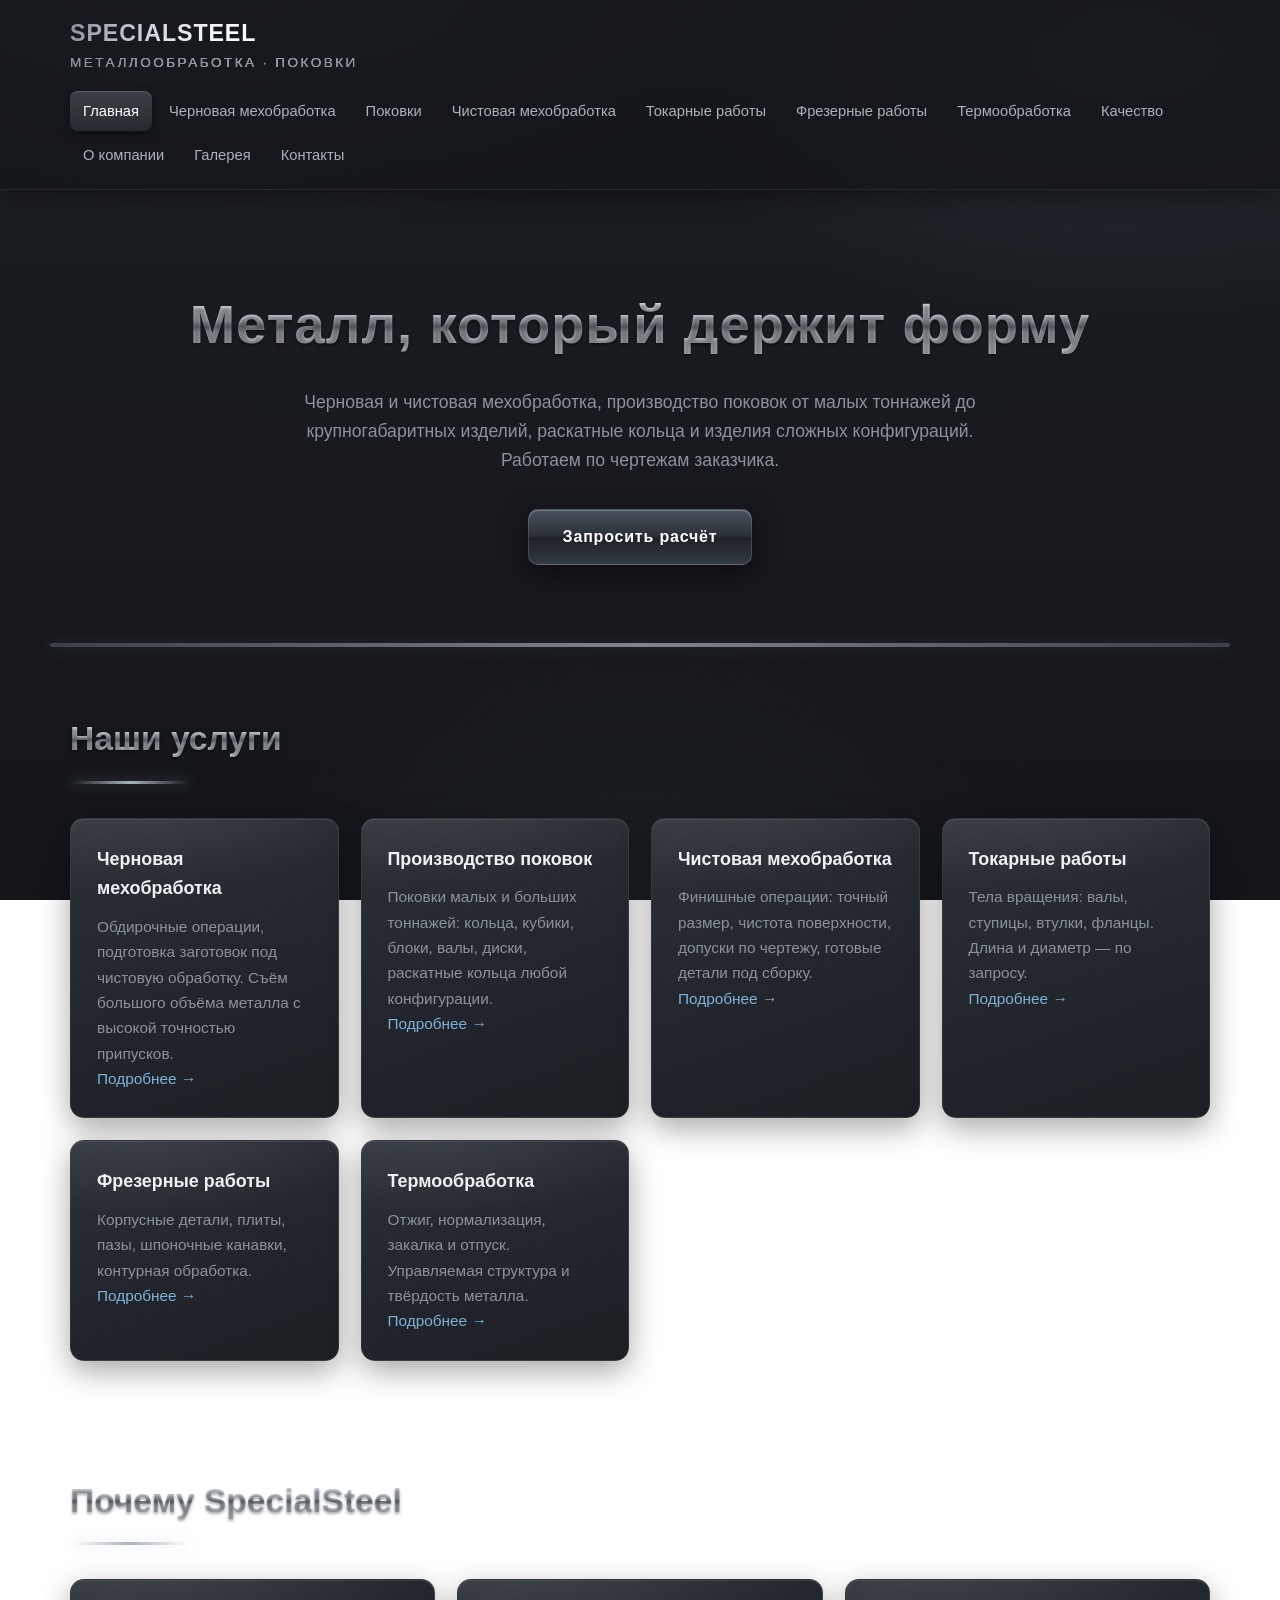
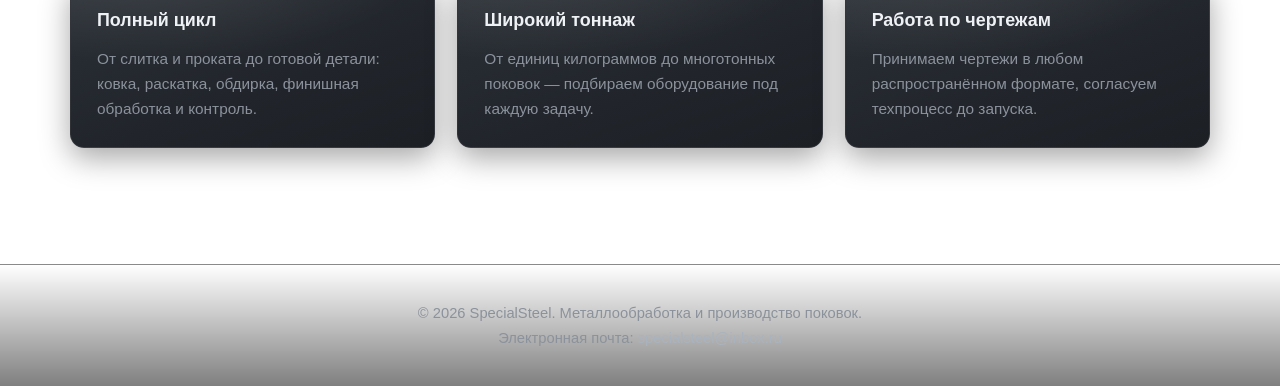
<file: index.html>
<!DOCTYPE html>
<html lang="ru">
<head>
<meta charset="UTF-8">
<meta name="viewport" content="width=device-width, initial-scale=1.0">
<title>SpecialSteel — металлообработка и поковки</title>
<link rel="stylesheet" href="style.css">
</head>
<body>

<header>
  <div class="top">
    <div class="logo">SPECIALSTEEL<span>МЕТАЛЛООБРАБОТКА · ПОКОВКИ</span></div>
    <nav>
      <ul>
        <li><a class="active" href="index.html">Главная</a></li>
        <li><a href="rough.html">Черновая мехобработка</a></li>
        <li><a href="forging.html">Поковки</a></li>
        <li><a href="finish.html">Чистовая мехобработка</a></li>
        <li><a href="turning.html">Токарные работы</a></li>
        <li><a href="milling.html">Фрезерные работы</a></li>
        <li><a href="heattreat.html">Термообработка</a></li>
        <li><a href="quality.html">Качество</a></li>
        <li><a href="about.html">О компании</a></li>
        <li><a href="gallery.html">Галерея</a></li>
        <li><a href="contacts.html">Контакты</a></li>
      </ul>
    </nav>
  </div>
</header>

<section class="hero">
  <h1>Металл, который держит форму</h1>
  <p>Черновая и чистовая мехобработка, производство поковок от малых тоннажей
     до крупногабаритных изделий, раскатные кольца и изделия сложных конфигураций.
     Работаем по чертежам заказчика.</p>
  <a href="contacts.html" class="btn">Запросить расчёт</a>
</section>

<div class="bar"></div>

<section class="section">
  <h2>Наши услуги</h2>
  <div class="grip"></div>
  <div class="cards">
    <div class="card">
      <h3>Черновая мехобработка</h3>
      <p>Обдирочные операции, подготовка заготовок под чистовую обработку.
         Съём большого объёма металла с высокой точностью припусков.</p>
      <p><a href="rough.html">Подробнее →</a></p>
    </div>
    <div class="card">
      <h3>Производство поковок</h3>
      <p>Поковки малых и больших тоннажей: кольца, кубики, блоки, валы, диски,
         раскатные кольца любой конфигурации.</p>
      <p><a href="forging.html">Подробнее →</a></p>
    </div>
    <div class="card">
      <h3>Чистовая мехобработка</h3>
      <p>Финишные операции: точный размер, чистота поверхности, допуски по чертежу,
         готовые детали под сборку.</p>
      <p><a href="finish.html">Подробнее →</a></p>
    </div>
    <div class="card">
      <h3>Токарные работы</h3>
      <p>Тела вращения: валы, ступицы, втулки, фланцы. Длина и диаметр — по запросу.</p>
      <p><a href="turning.html">Подробнее →</a></p>
    </div>
    <div class="card">
      <h3>Фрезерные работы</h3>
      <p>Корпусные детали, плиты, пазы, шпоночные канавки, контурная обработка.</p>
      <p><a href="milling.html">Подробнее →</a></p>
    </div>
    <div class="card">
      <h3>Термообработка</h3>
      <p>Отжиг, нормализация, закалка и отпуск. Управляемая структура и твёрдость металла.</p>
      <p><a href="heattreat.html">Подробнее →</a></p>
    </div>
  </div>
</section>

<section class="section">
  <h2>Почему SpecialSteel</h2>
  <div class="grip"></div>
  <div class="cards">
    <div class="card"><h3>Полный цикл</h3><p>От слитка и проката до готовой детали: ковка, раскатка, обдирка, финишная обработка и контроль.</p></div>
    <div class="card"><h3>Широкий тоннаж</h3><p>От единиц килограммов до многотонных поковок — подбираем оборудование под каждую задачу.</p></div>
    <div class="card"><h3>Работа по чертежам</h3><p>Принимаем чертежи в любом распространённом формате, согласуем техпроцесс до запуска.</p></div>
  </div>
</section>

<footer>
  <p>© 2026 SpecialSteel. Металлообработка и производство поковок.</p>
  <p>Электронная почта: <a href="mailto:specialsteel@inbox.ru">specialsteel@inbox.ru</a></p>
</footer>

</body>
</html>
</file>
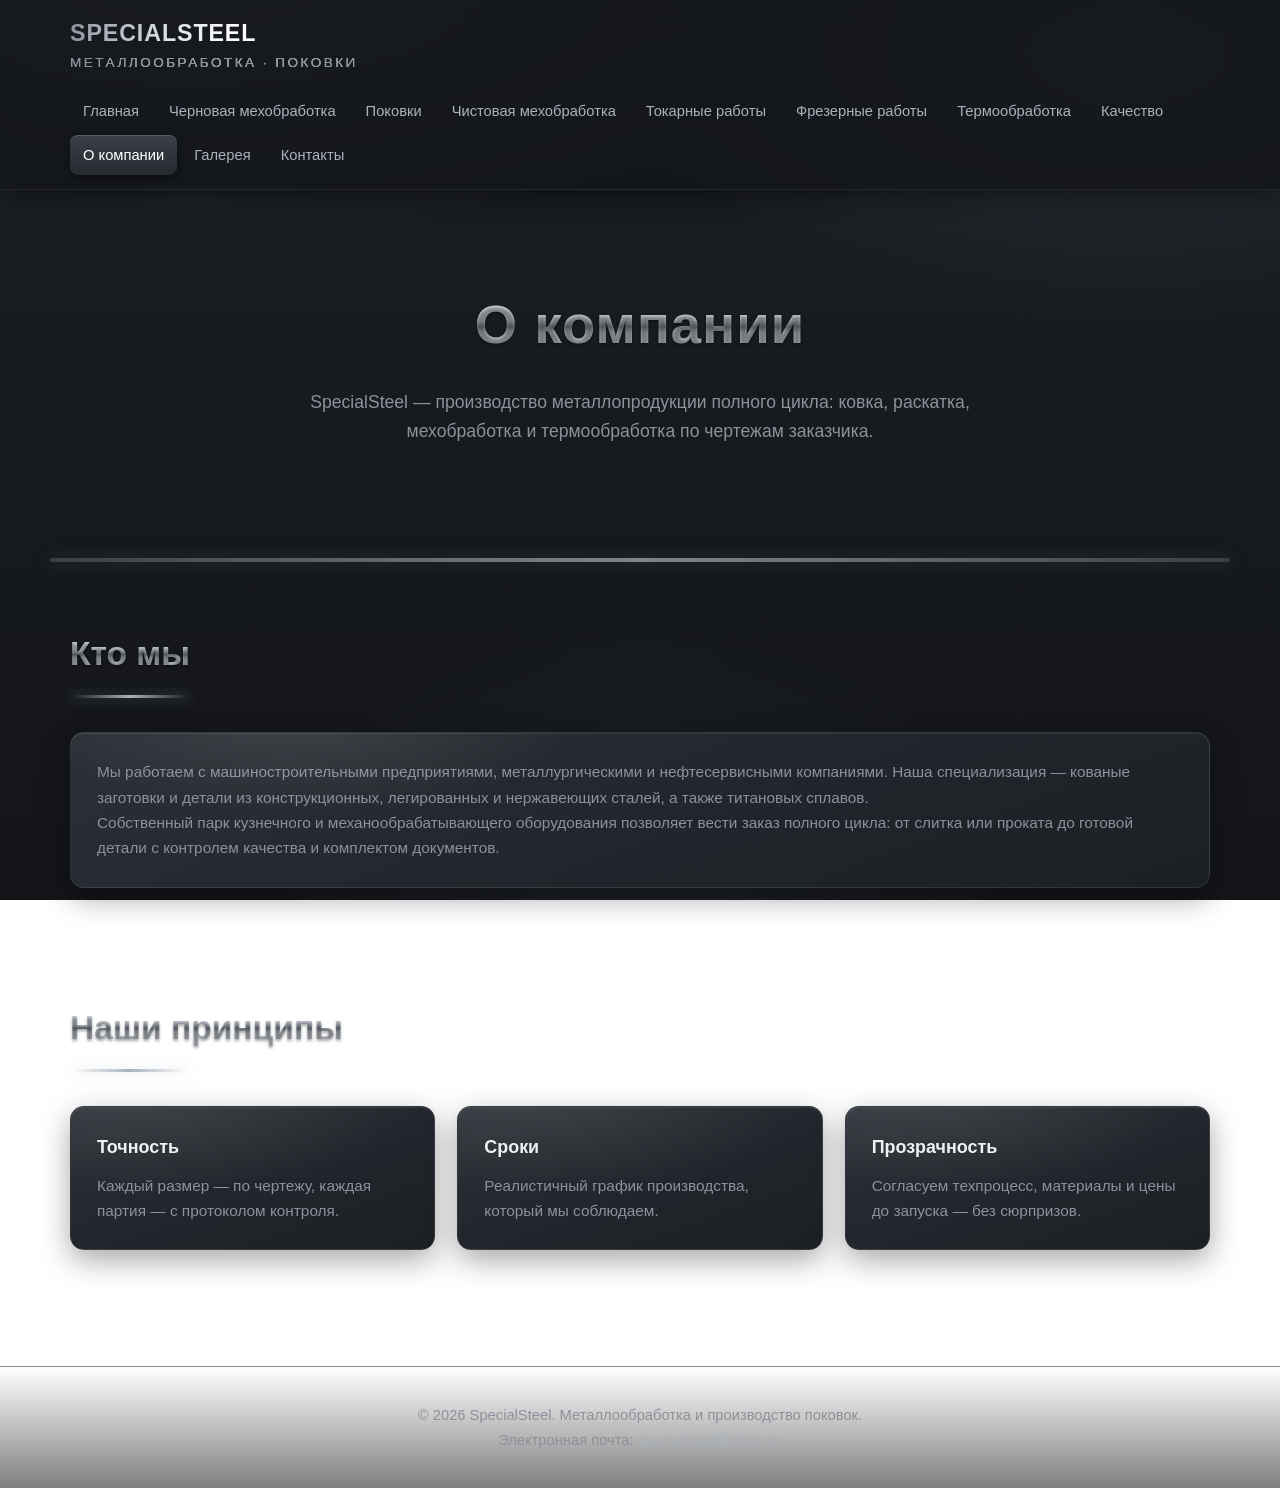
<file: about.html>
<!DOCTYPE html>
<html lang="ru">
<head>
<meta charset="UTF-8">
<meta name="viewport" content="width=device-width, initial-scale=1.0">
<title>О компании — SpecialSteel</title>
<link rel="stylesheet" href="style.css">
</head>
<body>

<header>
  <div class="top">
    <div class="logo">SPECIALSTEEL<span>МЕТАЛЛООБРАБОТКА · ПОКОВКИ</span></div>
    <nav>
      <ul>
        <li><a href="index.html">Главная</a></li>
        <li><a href="rough.html">Черновая мехобработка</a></li>
        <li><a href="forging.html">Поковки</a></li>
        <li><a href="finish.html">Чистовая мехобработка</a></li>
        <li><a href="turning.html">Токарные работы</a></li>
        <li><a href="milling.html">Фрезерные работы</a></li>
        <li><a href="heattreat.html">Термообработка</a></li>
        <li><a href="quality.html">Качество</a></li>
        <li><a class="active" href="about.html">О компании</a></li>
        <li><a href="gallery.html">Галерея</a></li>
        <li><a href="contacts.html">Контакты</a></li>
      </ul>
    </nav>
  </div>
</header>

<section class="hero">
  <h1>О компании</h1>
  <p>SpecialSteel — производство металлопродукции полного цикла: ковка, раскатка,
     мехобработка и термообработка по чертежам заказчика.</p>
</section>

<div class="bar"></div>

<section class="section">
  <h2>Кто мы</h2>
  <div class="grip"></div>
  <div class="card">
    <p>Мы работаем с машиностроительными предприятиями, металлургическими и нефтесервисными
       компаниями. Наша специализация — кованые заготовки и детали из конструкционных,
       легированных и нержавеющих сталей, а также титановых сплавов.</p>
    <p>Собственный парк кузнечного и механообрабатывающего оборудования позволяет вести
       заказ полного цикла: от слитка или проката до готовой детали с контролем качества
       и комплектом документов.</p>
  </div>
</section>

<section class="section">
  <h2>Наши принципы</h2>
  <div class="grip"></div>
  <div class="cards">
    <div class="card"><h3>Точность</h3><p>Каждый размер — по чертежу, каждая партия — с протоколом контроля.</p></div>
    <div class="card"><h3>Сроки</h3><p>Реалистичный график производства, который мы соблюдаем.</p></div>
    <div class="card"><h3>Прозрачность</h3><p>Согласуем техпроцесс, материалы и цены до запуска — без сюрпризов.</p></div>
  </div>
</section>

<footer>
  <p>© 2026 SpecialSteel. Металлообработка и производство поковок.</p>
  <p>Электронная почта: <a href="mailto:specialsteel@inbox.ru">specialsteel@inbox.ru</a></p>
</footer>

</body>
</html>
</file>
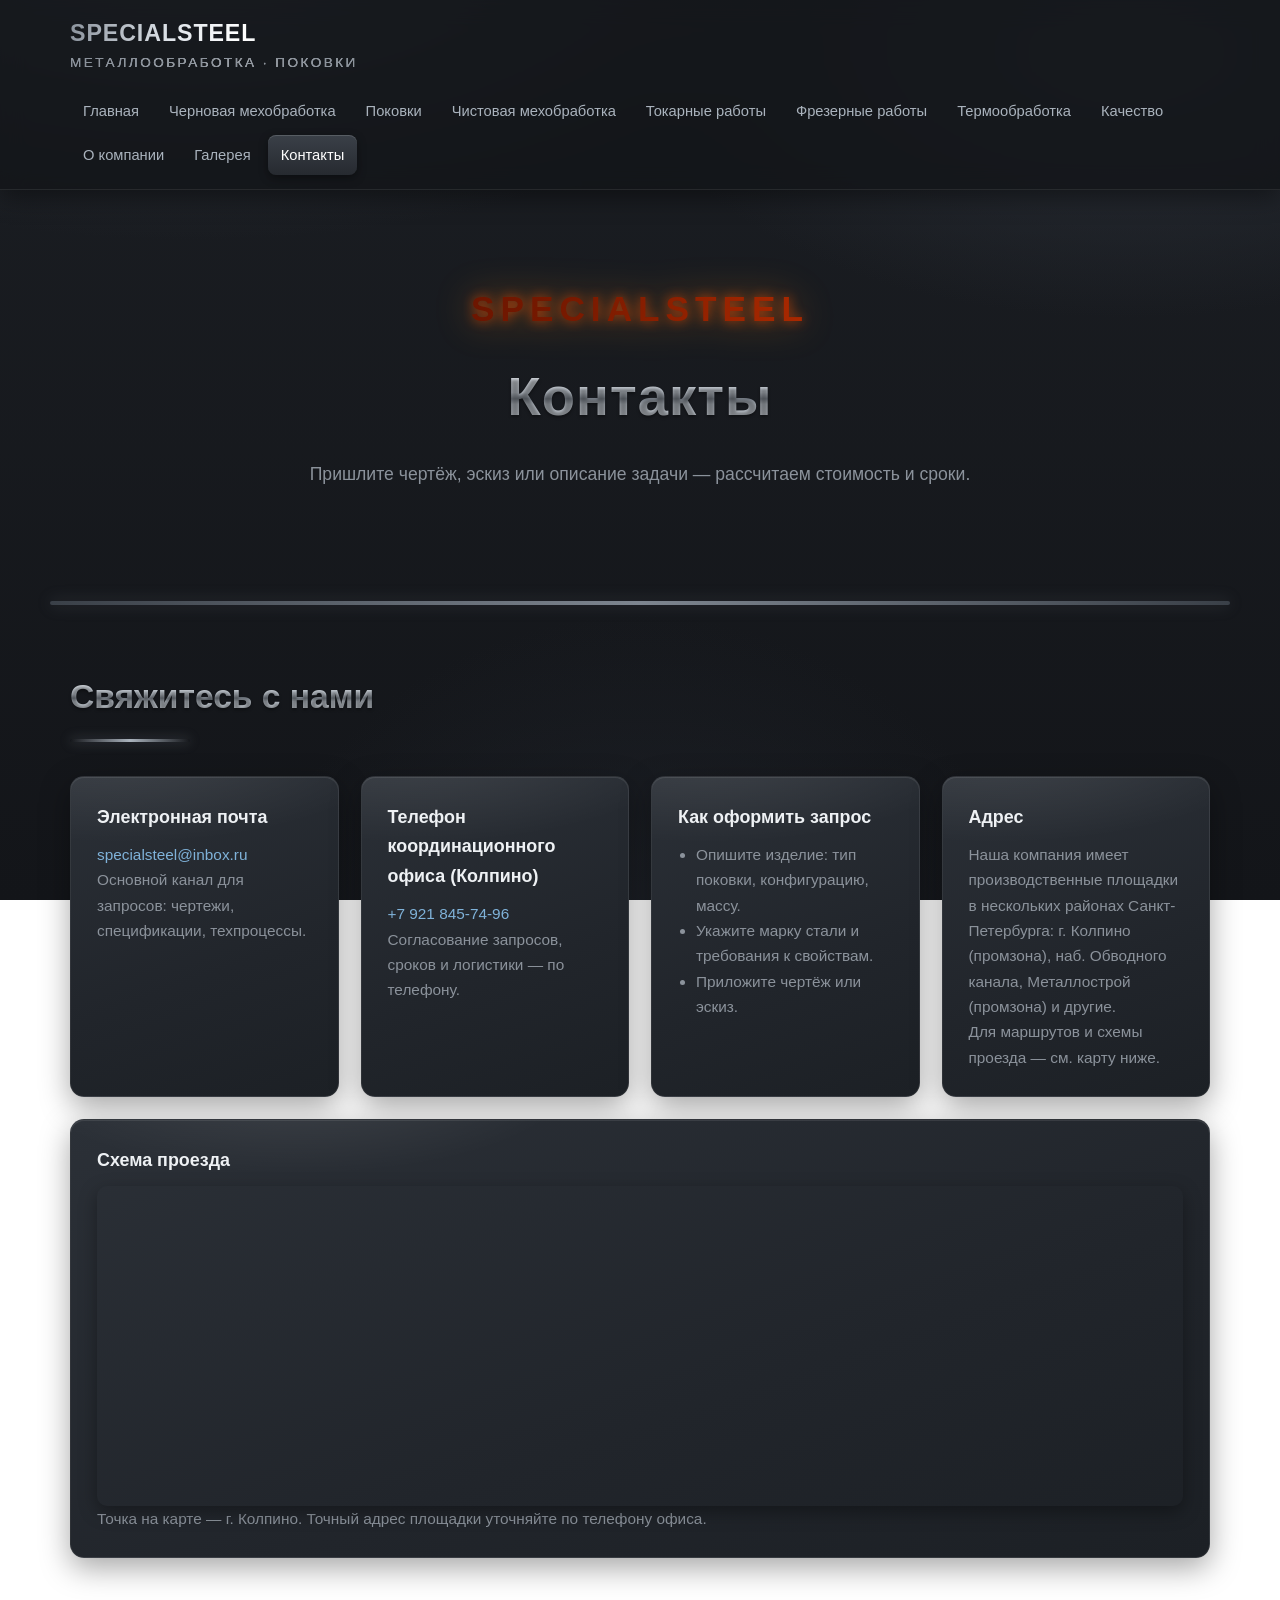
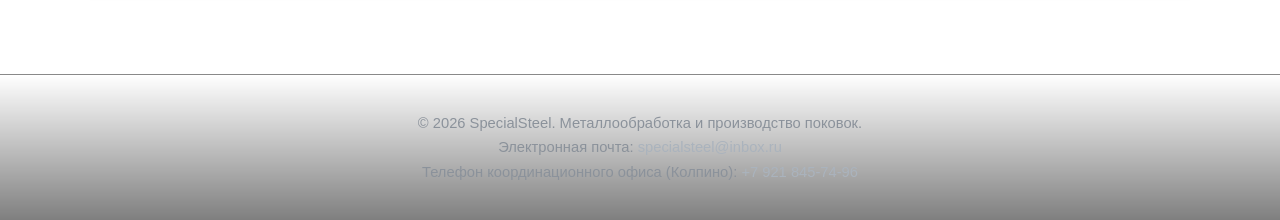
<file: contacts.html>
<!DOCTYPE html>
<html lang="ru">
<head>
  <meta charset="UTF-8">
  <meta name="viewport" content="width=device-width, initial-scale=1.0">
  <title>Контакты — SpecialSteel</title>
  <link rel="stylesheet" href="style.css">
</head>
<body>

  <header>
    <div class="top">
      <div class="logo">SPECIALSTEEL<span>МЕТАЛЛООБРАБОТКА · ПОКОВКИ</span></div>
      <nav>
        <ul>
          <li><a href="index.html">Главная</a></li>
          <li><a href="rough.html">Черновая мехобработка</a></li>
          <li><a href="forging.html">Поковки</a></li>
          <li><a href="finish.html">Чистовая мехобработка</a></li>
          <li><a href="turning.html">Токарные работы</a></li>
          <li><a href="milling.html">Фрезерные работы</a></li>
          <li><a href="heattreat.html">Термообработка</a></li>
          <li><a href="quality.html">Качество</a></li>
          <li><a href="about.html">О компании</a></li>
          <li><a href="gallery.html">Галерея</a></li>
          <li><a class="active" href="contacts.html">Контакты</a></li>
        </ul>
      </nav>
    </div>
  </header>

  <section class="hero">
    <div class="lava-brand">SPECIALSTEEL</div>
    <h1>Контакты</h1>
    <p>Пришлите чертёж, эскиз или описание задачи — рассчитаем стоимость и сроки.</p>
  </section>

  <div class="bar"></div>

  <section class="section">
    <h2>Свяжитесь с нами</h2>
    <div class="grip"></div>
    <div class="cards">
      <div class="card metal-card">
        <h3>Электронная почта</h3>
        <p><a href="mailto:specialsteel@inbox.ru" class="email-link">specialsteel@inbox.ru</a></p>
        <p>Основной канал для запросов: чертежи, спецификации, техпроцессы.</p>
      </div>

      <div class="card metal-card">
        <h3>Телефон координационного офиса (Колпино)</h3>
        <p><a href="tel:+79218457496" class="email-link">+7 921 845-74-96</a></p>
        <p>Согласование запросов, сроков и логистики — по телефону.</p>
      </div>

      <div class="card metal-card">
        <h3>Как оформить запрос</h3>
        <ul>
          <li>Опишите изделие: тип поковки, конфигурацию, массу.</li>
          <li>Укажите марку стали и требования к свойствам.</li>
          <li>Приложите чертёж или эскиз.</li>
        </ul>
      </div>

      <div class="card metal-card">
        <h3>Адрес</h3>
        <p>Наша компания имеет производственные площадки в нескольких районах
           Санкт-Петербурга: г. Колпино (промзона), наб. Обводного канала,
           Металлострой (промзона) и другие.</p>
        <p>Для маршрутов и схемы проезда — см. карту ниже.</p>
      </div>

      <div class="card metal-card" style="grid-column:1 / -1;">
        <h3>Схема проезда</h3>
        <div style="position:relative;width:100%;height:320px;border-radius:10px;overflow:hidden;box-shadow:0 6px 18px rgba(0,0,0,.35);">
          <iframe
            src="https://yandex.ru/map-widget/v1/?ll=30.5857%2C59.7494&z=13&pt=30.5857,59.7494,pm2wtm"
            allowfullscreen="true"
            title="Карта: производственные площадки SpecialSteel, г. Колпино"
            style="position:absolute;inset:0;width:100%;height:100%;border:0;display:block;"></iframe>
        </div>
        <p>Точка на карте — г. Колпино. Точный адрес площадки уточняйте по телефону офиса.</p>
      </div>
    </div>
  </section>

  <footer>
    <p>© 2026 SpecialSteel. Металлообработка и производство поковок.</p>
    <p>Электронная почта: <a href="mailto:specialsteel@inbox.ru">specialsteel@inbox.ru</a></p>
    <p>Телефон координационного офиса (Колпино): <a href="tel:+79218457496">+7 921 845-74-96</a></p>
  </footer>

</body>
</html>
</file>
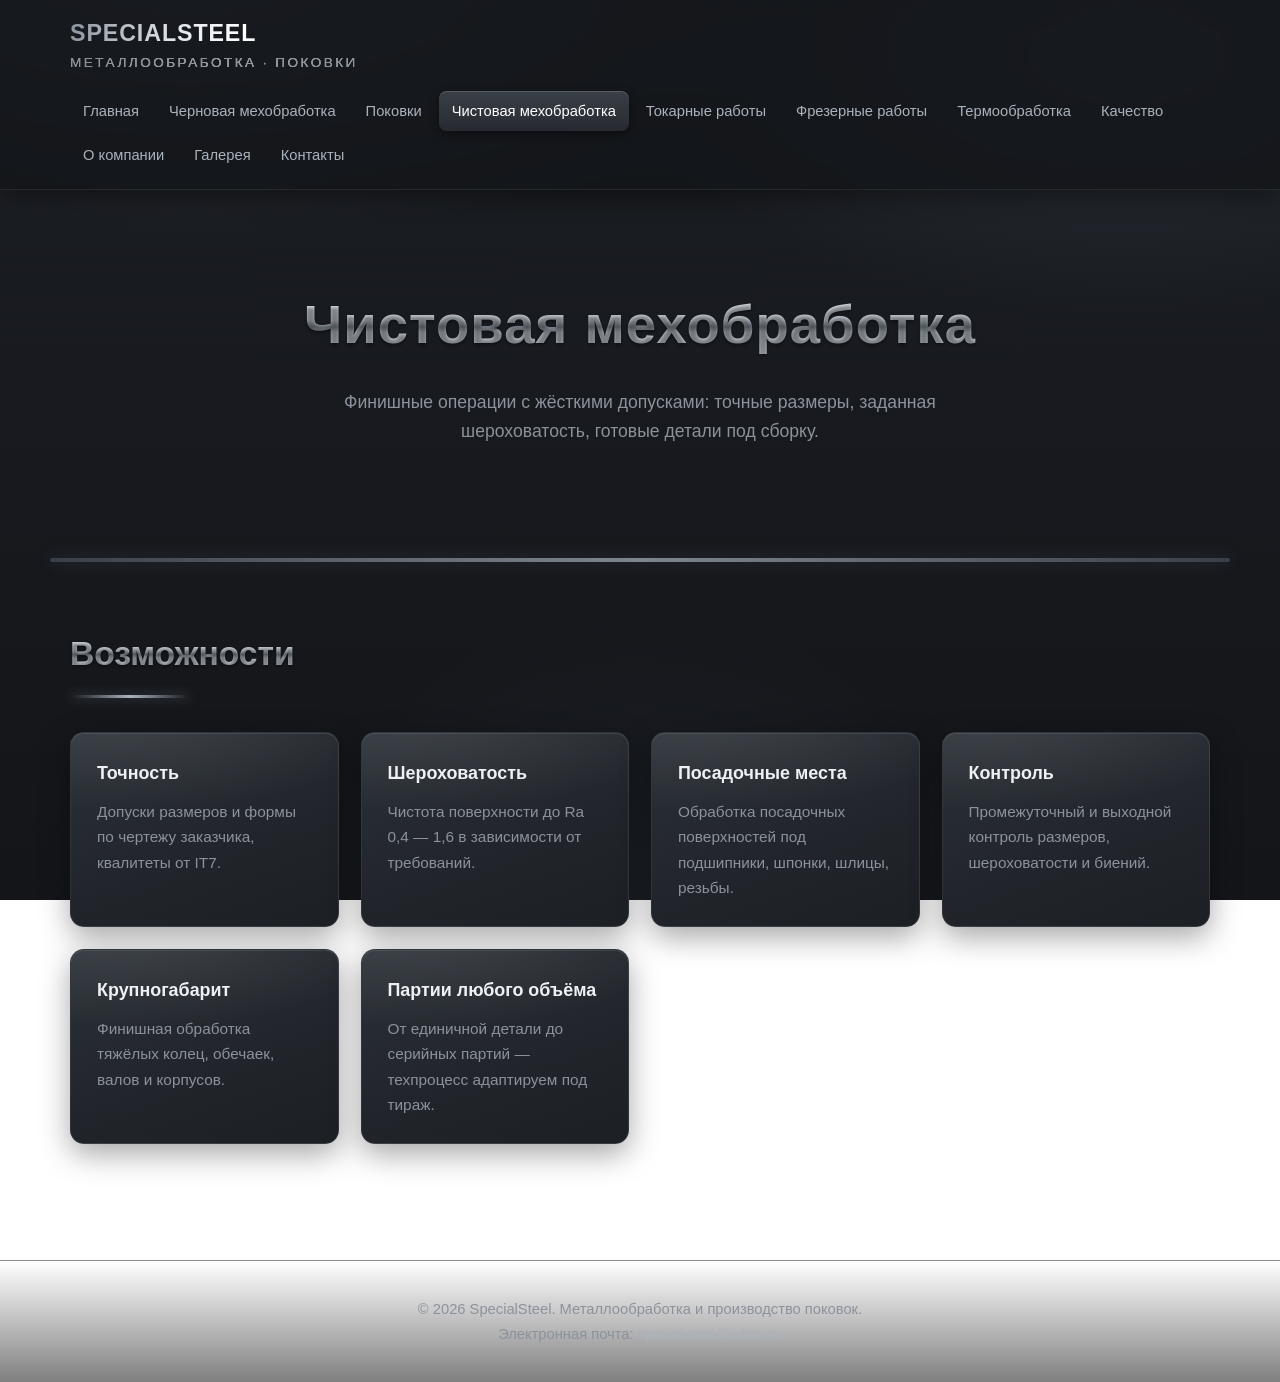
<file: finish.html>
<!DOCTYPE html>
<html lang="ru">
<head>
<meta charset="UTF-8">
<meta name="viewport" content="width=device-width, initial-scale=1.0">
<title>Чистовая мехобработка — SpecialSteel</title>
<link rel="stylesheet" href="style.css">
</head>
<body>

<header>
  <div class="top">
    <div class="logo">SPECIALSTEEL<span>МЕТАЛЛООБРАБОТКА · ПОКОВКИ</span></div>
    <nav>
      <ul>
        <li><a href="index.html">Главная</a></li>
        <li><a href="rough.html">Черновая мехобработка</a></li>
        <li><a href="forging.html">Поковки</a></li>
        <li><a class="active" href="finish.html">Чистовая мехобработка</a></li>
        <li><a href="turning.html">Токарные работы</a></li>
        <li><a href="milling.html">Фрезерные работы</a></li>
        <li><a href="heattreat.html">Термообработка</a></li>
        <li><a href="quality.html">Качество</a></li>
        <li><a href="about.html">О компании</a></li>
        <li><a href="gallery.html">Галерея</a></li>
        <li><a href="contacts.html">Контакты</a></li>
      </ul>
    </nav>
  </div>
</header>

<section class="hero">
  <h1>Чистовая мехобработка</h1>
  <p>Финишные операции с жёсткими допусками: точные размеры, заданная шероховатость,
     готовые детали под сборку.</p>
</section>

<div class="bar"></div>

<section class="section">
  <h2>Возможности</h2>
  <div class="grip"></div>
  <div class="cards">
    <div class="card"><h3>Точность</h3><p>Допуски размеров и формы по чертежу заказчика, квалитеты от IT7.</p></div>
    <div class="card"><h3>Шероховатость</h3><p>Чистота поверхности до Ra 0,4 — 1,6 в зависимости от требований.</p></div>
    <div class="card"><h3>Посадочные места</h3><p>Обработка посадочных поверхностей под подшипники, шпонки, шлицы, резьбы.</p></div>
    <div class="card"><h3>Контроль</h3><p>Промежуточный и выходной контроль размеров, шероховатости и биений.</p></div>
    <div class="card"><h3>Крупногабарит</h3><p>Финишная обработка тяжёлых колец, обечаек, валов и корпусов.</p></div>
    <div class="card"><h3>Партии любого объёма</h3><p>От единичной детали до серийных партий — техпроцесс адаптируем под тираж.</p></div>
  </div>
</section>

<footer>
  <p>© 2026 SpecialSteel. Металлообработка и производство поковок.</p>
  <p>Электронная почта: <a href="mailto:specialsteel@inbox.ru">specialsteel@inbox.ru</a></p>
</footer>

</body>
</html>
</file>
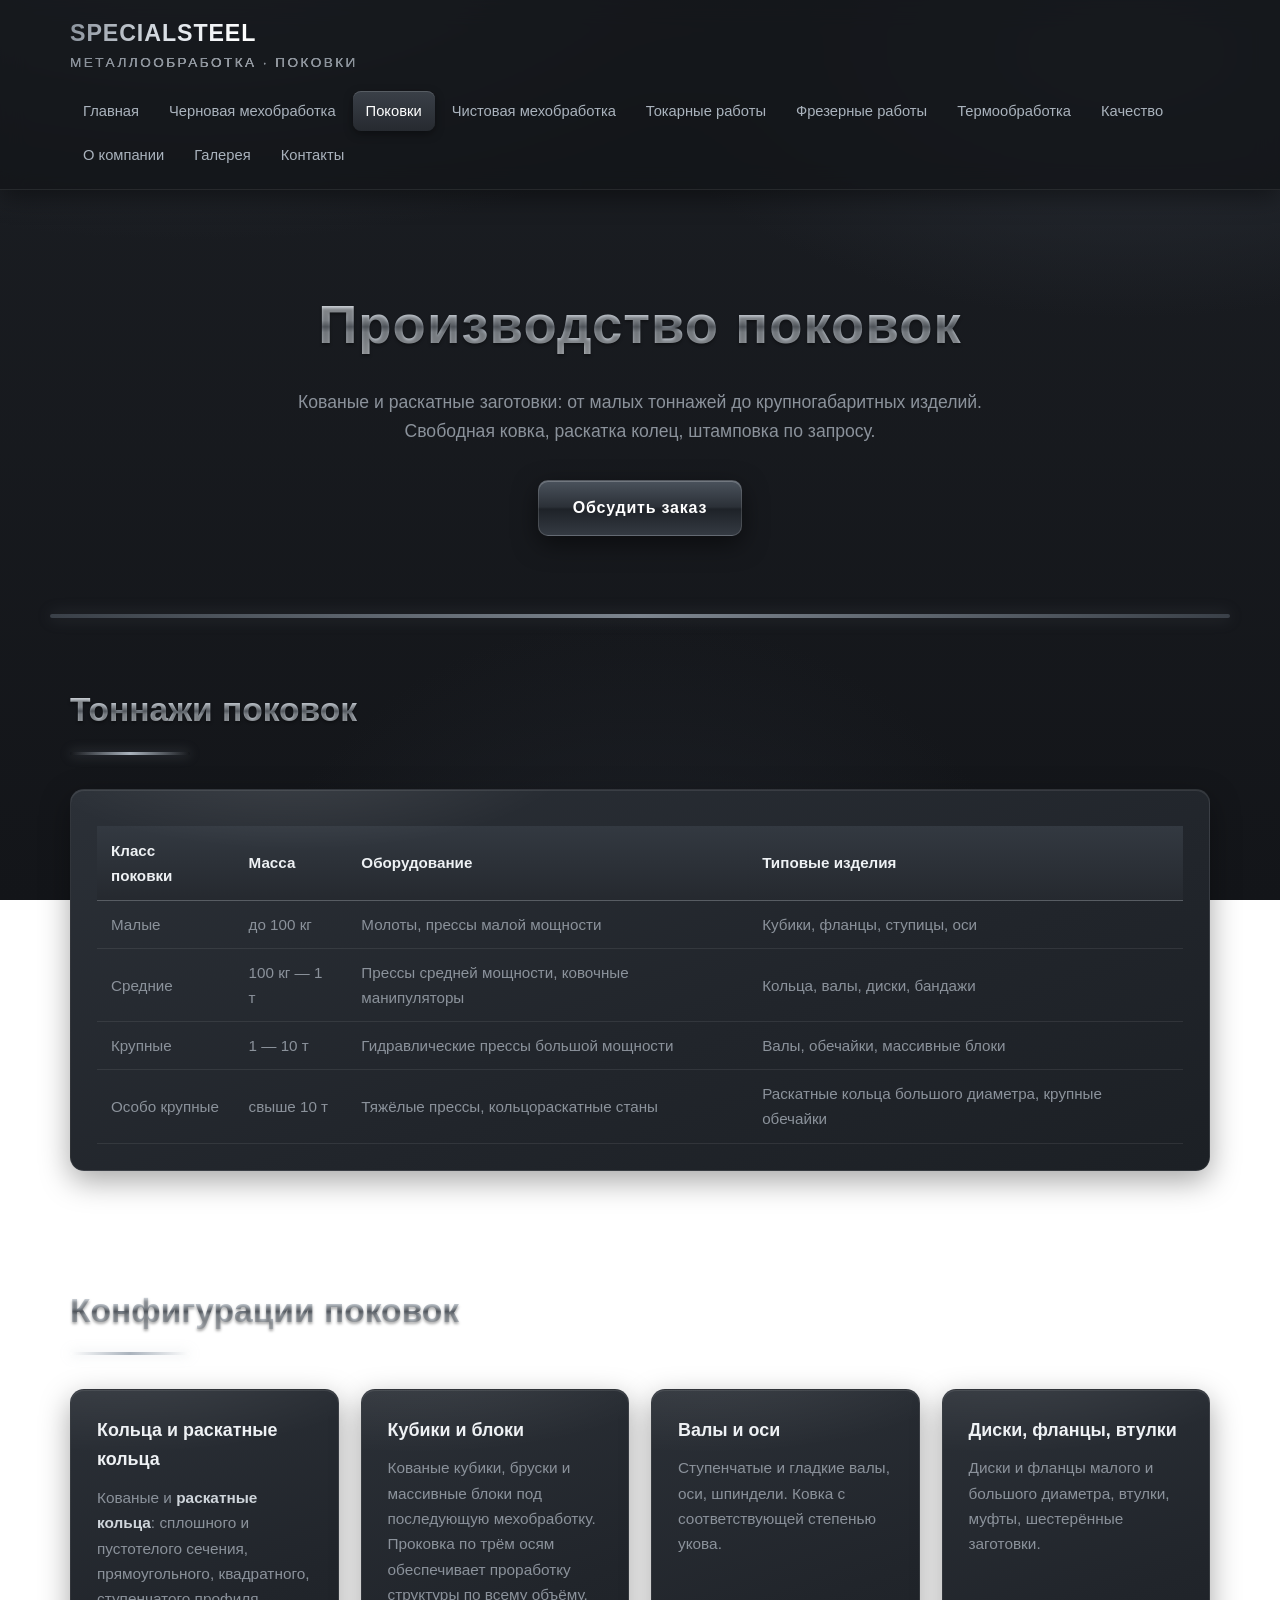
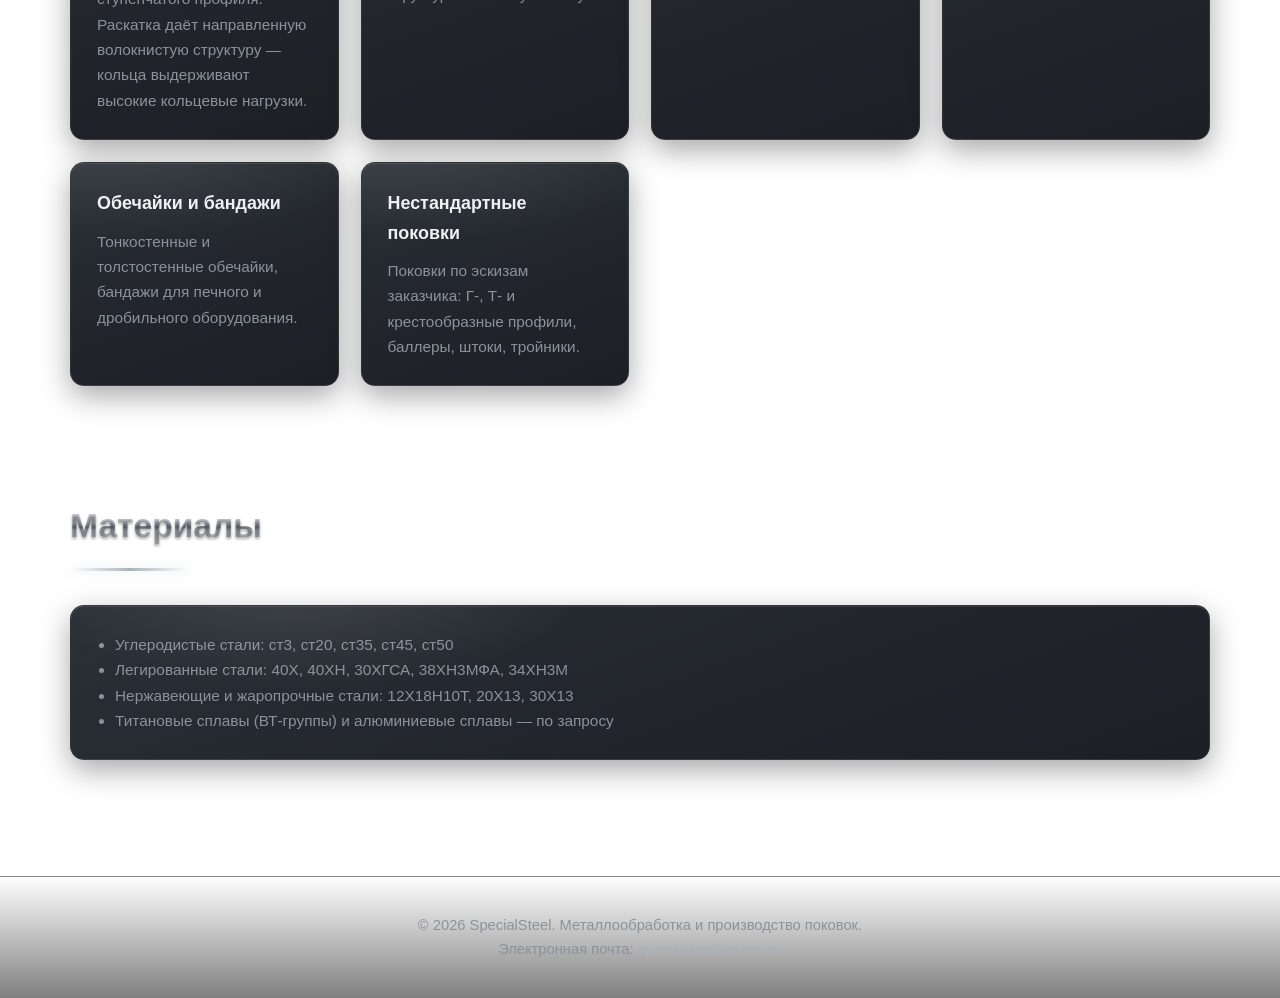
<file: forging.html>
<!DOCTYPE html>
<html lang="ru">
<head>
<meta charset="UTF-8">
<meta name="viewport" content="width=device-width, initial-scale=1.0">
<title>Производство поковок — SpecialSteel</title>
<link rel="stylesheet" href="style.css">
</head>
<body>

<header>
  <div class="top">
    <div class="logo">SPECIALSTEEL<span>МЕТАЛЛООБРАБОТКА · ПОКОВКИ</span></div>
    <nav>
      <ul>
        <li><a href="index.html">Главная</a></li>
        <li><a href="rough.html">Черновая мехобработка</a></li>
        <li><a class="active" href="forging.html">Поковки</a></li>
        <li><a href="finish.html">Чистовая мехобработка</a></li>
        <li><a href="turning.html">Токарные работы</a></li>
        <li><a href="milling.html">Фрезерные работы</a></li>
        <li><a href="heattreat.html">Термообработка</a></li>
        <li><a href="quality.html">Качество</a></li>
        <li><a href="about.html">О компании</a></li>
        <li><a href="gallery.html">Галерея</a></li>
        <li><a href="contacts.html">Контакты</a></li>
      </ul>
    </nav>
  </div>
</header>

<section class="hero">
  <h1>Производство поковок</h1>
  <p>Кованые и раскатные заготовки: от малых тоннажей до крупногабаритных изделий.
     Свободная ковка, раскатка колец, штамповка по запросу.</p>
  <a href="contacts.html" class="btn">Обсудить заказ</a>
</section>

<div class="bar"></div>

<section class="section">
  <h2>Тоннажи поковок</h2>
  <div class="grip"></div>
  <div class="card">
    <table>
      <tr><th>Класс поковки</th><th>Масса</th><th>Оборудование</th><th>Типовые изделия</th></tr>
      <tr><td>Малые</td><td>до 100 кг</td><td>Молоты, прессы малой мощности</td><td>Кубики, фланцы, ступицы, оси</td></tr>
      <tr><td>Средние</td><td>100 кг — 1 т</td><td>Прессы средней мощности, ковочные манипуляторы</td><td>Кольца, валы, диски, бандажи</td></tr>
      <tr><td>Крупные</td><td>1 — 10 т</td><td>Гидравлические прессы большой мощности</td><td>Валы, обечайки, массивные блоки</td></tr>
      <tr><td>Особо крупные</td><td>свыше 10 т</td><td>Тяжёлые прессы, кольцораскатные станы</td><td>Раскатные кольца большого диаметра, крупные обечайки</td></tr>
    </table>
  </div>
</section>

<section class="section">
  <h2>Конфигурации поковок</h2>
  <div class="grip"></div>
  <div class="cards">
    <div class="card"><h3>Кольца и раскатные кольца</h3>
      <p>Кованые и <b>раскатные кольца</b>: сплошного и пустотелого сечения, прямоугольного,
         квадратного, ступенчатого профиля. Раскатка даёт направленную волокнистую структуру —
         кольца выдерживают высокие кольцевые нагрузки.</p></div>
    <div class="card"><h3>Кубики и блоки</h3>
      <p>Кованые кубики, бруски и массивные блоки под последующую мехобработку.
         Проковка по трём осям обеспечивает проработку структуры по всему объёму.</p></div>
    <div class="card"><h3>Валы и оси</h3>
      <p>Ступенчатые и гладкие валы, оси, шпиндели. Ковка с соответствующей степенью укова.</p></div>
    <div class="card"><h3>Диски, фланцы, втулки</h3>
      <p>Диски и фланцы малого и большого диаметра, втулки, муфты, шестерённые заготовки.</p></div>
    <div class="card"><h3>Обечайки и бандажи</h3>
      <p>Тонкостенные и толстостенные обечайки, бандажи для печного и дробильного оборудования.</p></div>
    <div class="card"><h3>Нестандартные поковки</h3>
      <p>Поковки по эскизам заказчика: Г-, Т- и крестообразные профили, баллеры, штоки, тройники.</p></div>
  </div>
</section>

<section class="section">
  <h2>Материалы</h2>
  <div class="grip"></div>
  <div class="card">
    <ul>
      <li>Углеродистые стали: ст3, ст20, ст35, ст45, ст50</li>
      <li>Легированные стали: 40Х, 40ХН, 30ХГСА, 38ХН3МФА, 34ХН3М</li>
      <li>Нержавеющие и жаропрочные стали: 12Х18Н10Т, 20Х13, 30Х13</li>
      <li>Титановые сплавы (ВТ-группы) и алюминиевые сплавы — по запросу</li>
    </ul>
  </div>
</section>

<footer>
  <p>© 2026 SpecialSteel. Металлообработка и производство поковок.</p>
  <p>Электронная почта: <a href="mailto:specialsteel@inbox.ru">specialsteel@inbox.ru</a></p>
</footer>

</body>
</html>
</file>
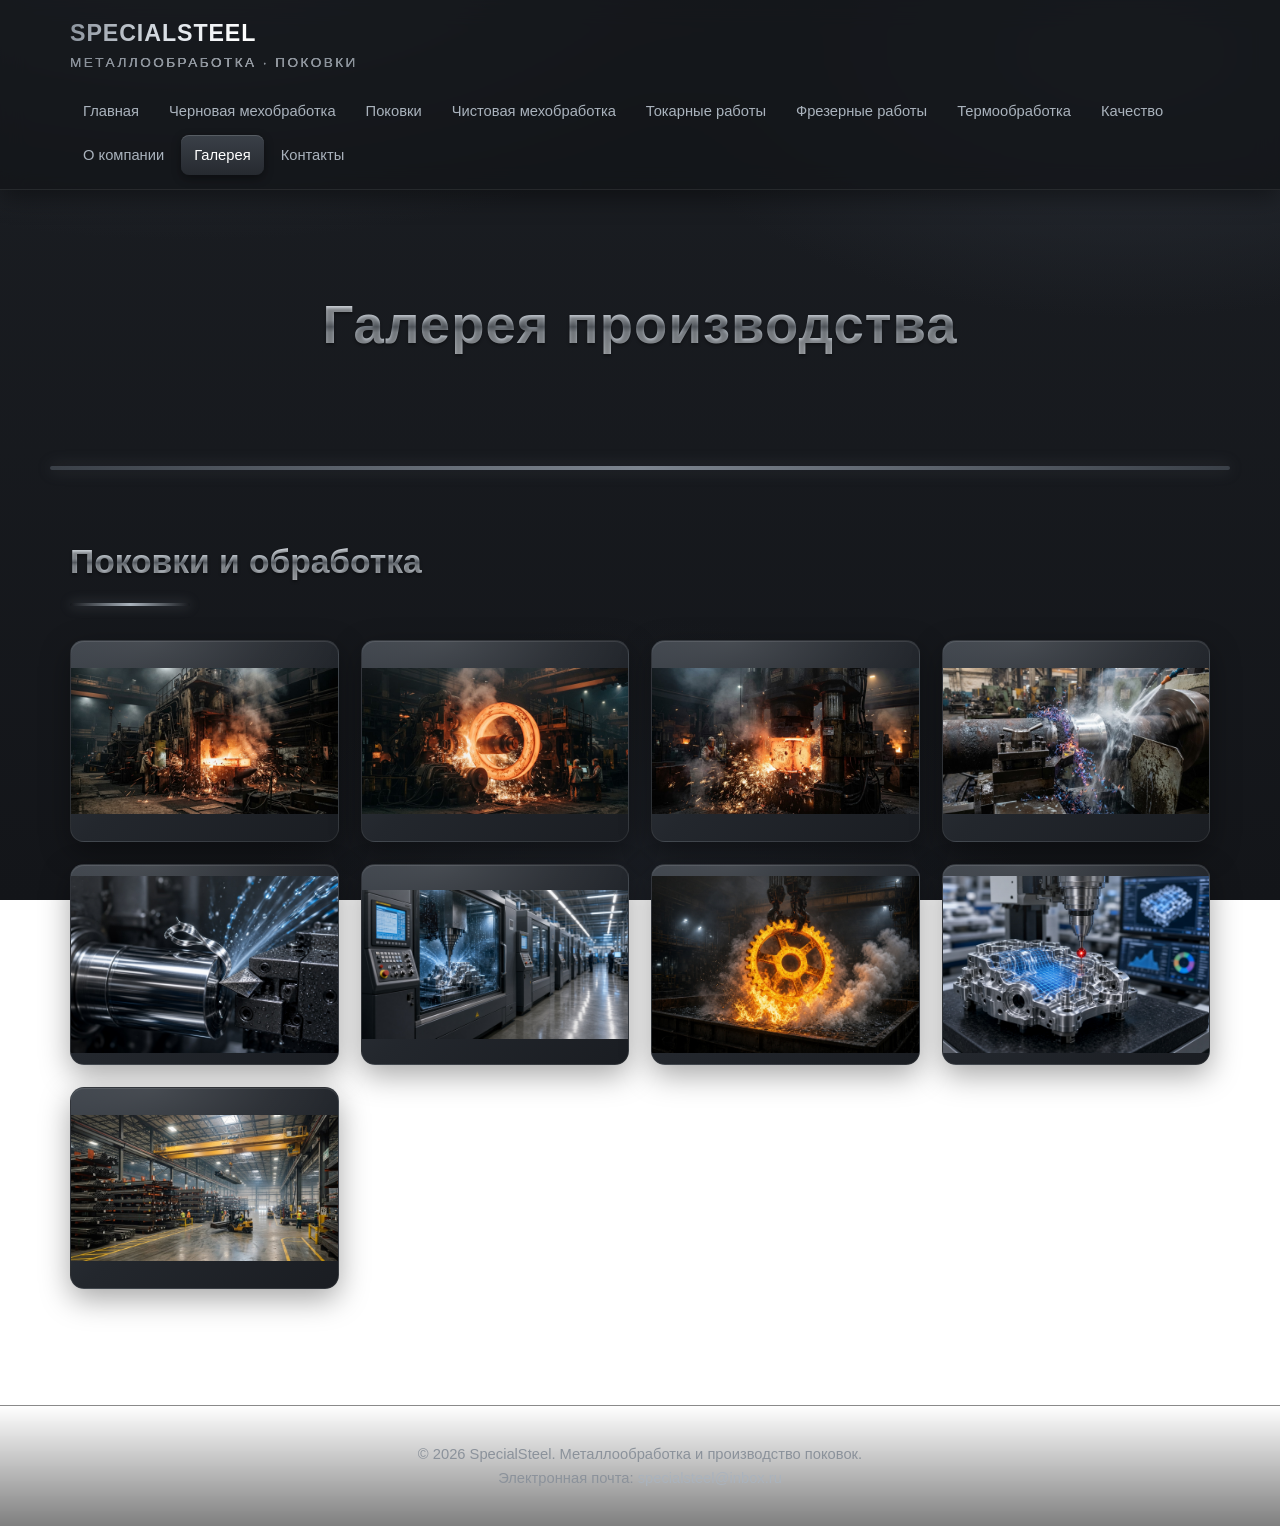
<file: gallery.html>
<!DOCTYPE html>
<html lang="ru">
<head>
<meta charset="UTF-8">
<meta name="viewport" content="width=device-width, initial-scale=1.0">
<title>Галерея — SpecialSteel</title>
<link rel="stylesheet" href="style.css">
</head>
<body>

<header>
  <div class="top">
    <div class="logo">SPECIALSTEEL<span>МЕТАЛЛООБРАБОТКА · ПОКОВКИ</span></div>
    <nav>
      <ul>
        <li><a href="index.html">Главная</a></li>
        <li><a href="rough.html">Черновая мехобработка</a></li>
        <li><a href="forging.html">Поковки</a></li>
        <li><a href="finish.html">Чистовая мехобработка</a></li>
        <li><a href="turning.html">Токарные работы</a></li>
        <li><a href="milling.html">Фрезерные работы</a></li>
        <li><a href="heattreat.html">Термообработка</a></li>
        <li><a href="quality.html">Качество</a></li>
        <li><a href="about.html">О компании</a></li>
        <li><a class="active" href="gallery.html">Галерея</a></li>
        <li><a href="contacts.html">Контакты</a></li>
      </ul>
    </nav>
  </div>
</header>

<section class="hero">
  <h1>Галерея производства</h1>
  
</section>

<div class="bar"></div>

<section class="section">
  <h2>Поковки и обработка</h2>
  <div class="grip"></div>
  <div class="gallery">
       <div class="tile"><img src="foto11.jpg" alt="Ковка на прессе"></div>
    <div class="tile"><img src="foto2.jpg" alt="Раскатные кольца"></div>
    <div class="tile"><img src="foto3.jpg" alt="Кованые кубики"></div>
    <div class="tile"><img src="foto4.jpg" alt="Обдирка вала"></div>
    <div class="tile"><img src="foto5.jpg" alt="Чистовое точение"></div>
    <div class="tile"><img src="foto6.jpg" alt="Фрезерный участок"></div>
    <div class="tile"><img src="foto7.jpg" alt="Термообработка"></div>
    <div class="tile"><img src="foto8.jpg" alt="Контроль качества"></div>
    <div class="tile"><img src="foto9.jpg" alt="Склад продукции"></div>
  </div>
</section>

<footer>
  <p>© 2026 SpecialSteel. Металлообработка и производство поковок.</p>
  <p>Электронная почта: <a href="mailto:specialsteel@inbox.ru">specialsteel@inbox.ru</a></p>
</footer>

</body>
</html>
</file>
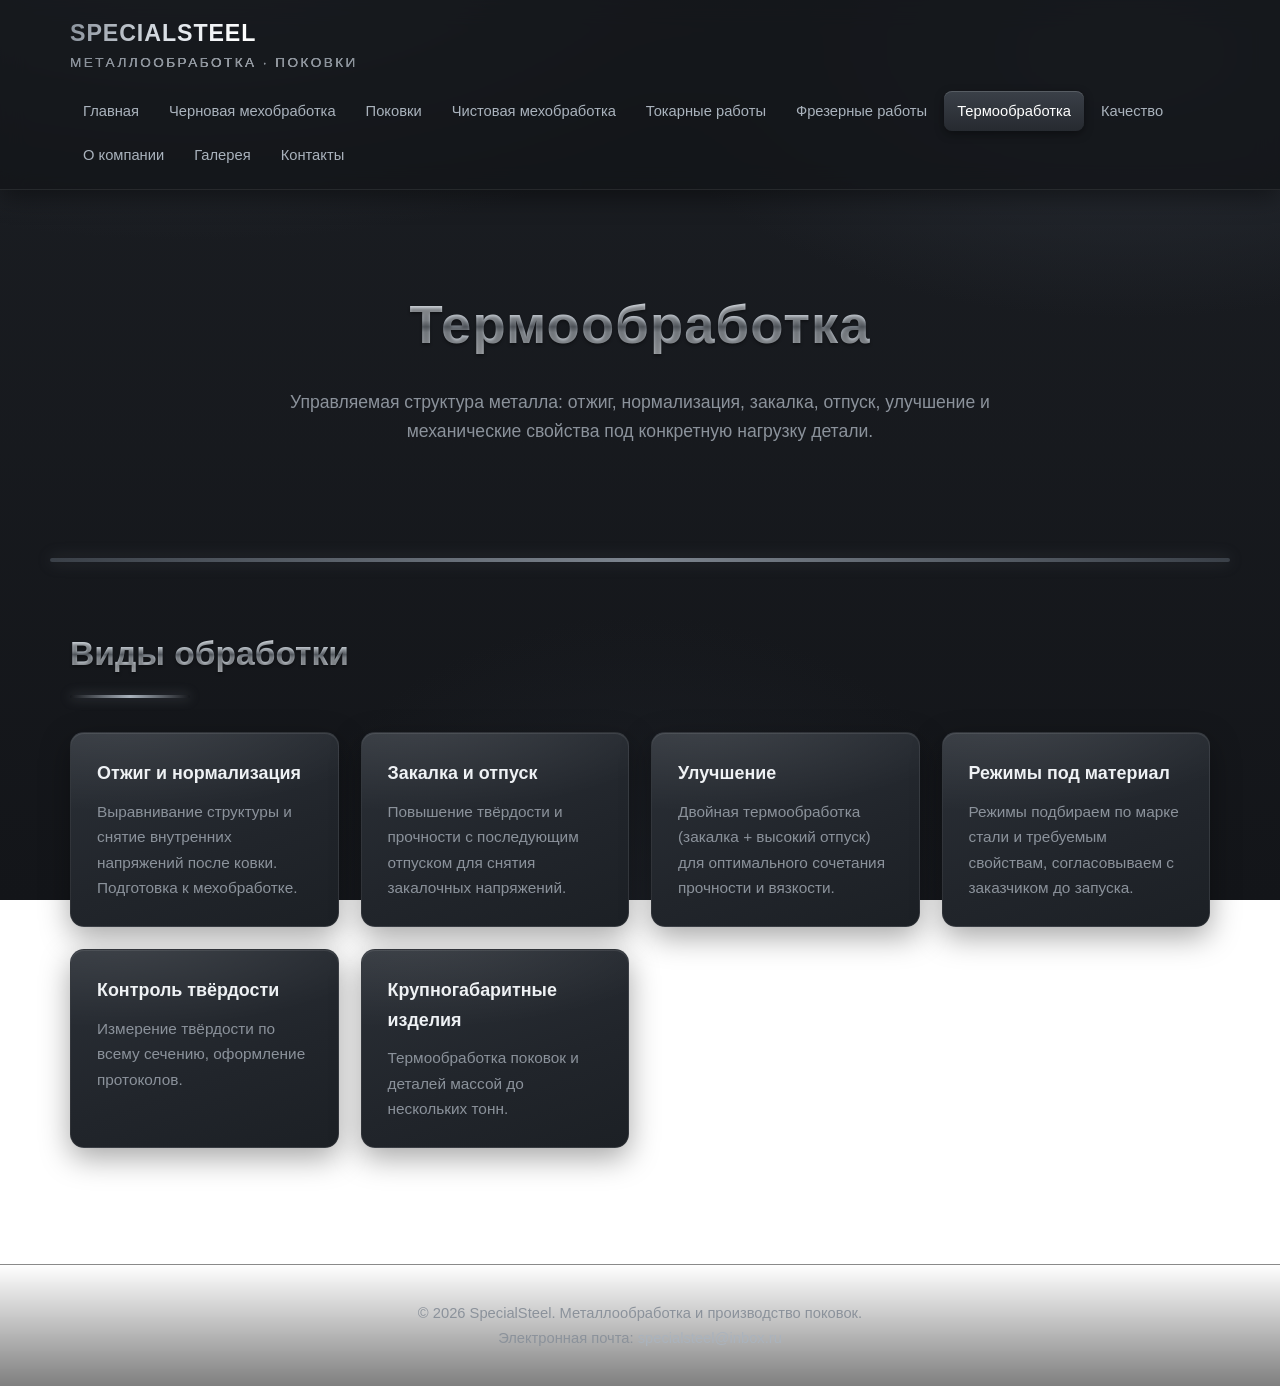
<file: heattreat.html>
<!DOCTYPE html>
<html lang="ru">
<head>
<meta charset="UTF-8">
<meta name="viewport" content="width=device-width, initial-scale=1.0">
<title>Термообработка — SpecialSteel</title>
<link rel="stylesheet" href="style.css">
</head>
<body>

<header>
  <div class="top">
    <div class="logo">SPECIALSTEEL<span>МЕТАЛЛООБРАБОТКА · ПОКОВКИ</span></div>
    <nav>
      <ul>
        <li><a href="index.html">Главная</a></li>
        <li><a href="rough.html">Черновая мехобработка</a></li>
        <li><a href="forging.html">Поковки</a></li>
        <li><a href="finish.html">Чистовая мехобработка</a></li>
        <li><a href="turning.html">Токарные работы</a></li>
        <li><a href="milling.html">Фрезерные работы</a></li>
        <li><a class="active" href="heattreat.html">Термообработка</a></li>
        <li><a href="quality.html">Качество</a></li>
        <li><a href="about.html">О компании</a></li>
        <li><a href="gallery.html">Галерея</a></li>
        <li><a href="contacts.html">Контакты</a></li>
      </ul>
    </nav>
  </div>
</header>

<section class="hero">
  <h1>Термообработка</h1>
  <p>Управляемая структура металла: отжиг, нормализация, закалка, отпуск,
     улучшение и механические свойства под конкретную нагрузку детали.</p>
</section>

<div class="bar"></div>

<section class="section">
  <h2>Виды обработки</h2>
  <div class="grip"></div>
  <div class="cards">
    <div class="card"><h3>Отжиг и нормализация</h3><p>Выравнивание структуры и снятие внутренних напряжений после ковки. Подготовка к мехобработке.</p></div>
    <div class="card"><h3>Закалка и отпуск</h3><p>Повышение твёрдости и прочности с последующим отпуском для снятия закалочных напряжений.</p></div>
    <div class="card"><h3>Улучшение</h3><p>Двойная термообработка (закалка + высокий отпуск) для оптимального сочетания прочности и вязкости.</p></div>
    <div class="card"><h3>Режимы под материал</h3><p>Режимы подбираем по марке стали и требуемым свойствам, согласовываем с заказчиком до запуска.</p></div>
    <div class="card"><h3>Контроль твёрдости</h3><p>Измерение твёрдости по всему сечению, оформление протоколов.</p></div>
    <div class="card"><h3>Крупногабаритные изделия</h3><p>Термообработка поковок и деталей массой до нескольких тонн.</p></div>
  </div>
</section>

<footer>
  <p>© 2026 SpecialSteel. Металлообработка и производство поковок.</p>
  <p>Электронная почта: <a href="mailto:specialsteel@inbox.ru">specialsteel@inbox.ru</a></p>
</footer>

</body>
</html>
</file>
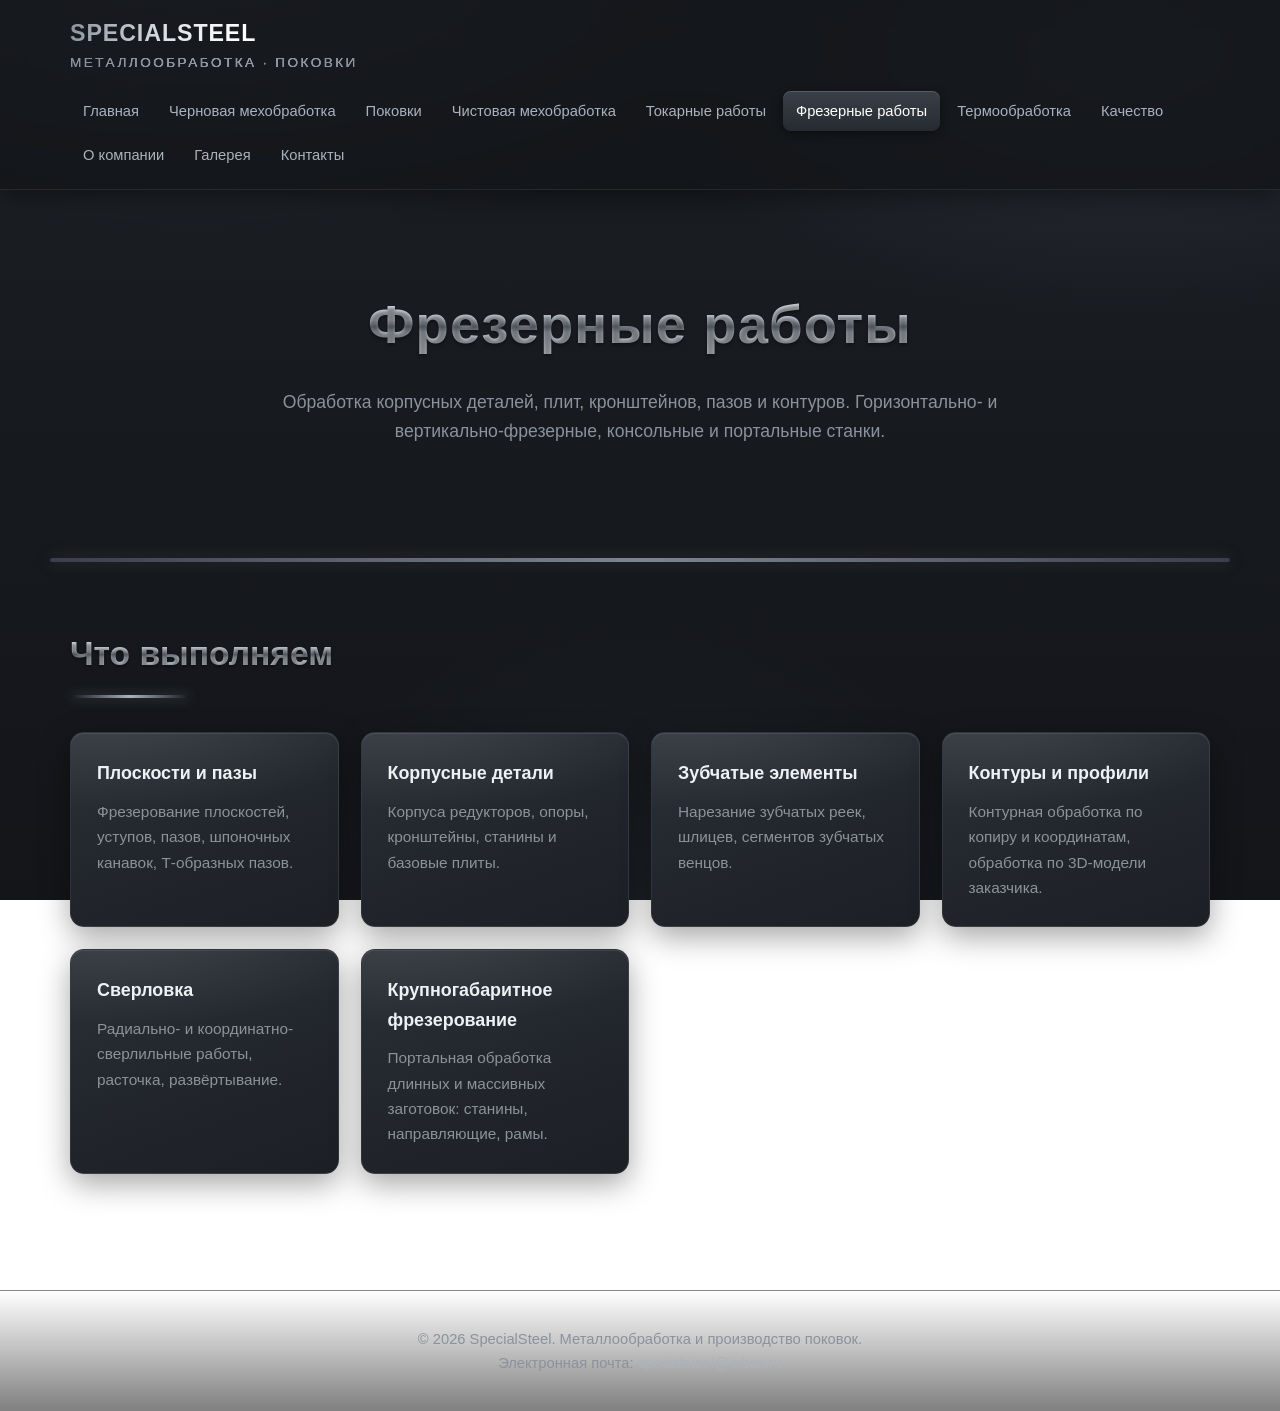
<file: milling.html>
<!DOCTYPE html>
<html lang="ru">
<head>
<meta charset="UTF-8">
<meta name="viewport" content="width=device-width, initial-scale=1.0">
<title>Фрезерные работы — SpecialSteel</title>
<link rel="stylesheet" href="style.css">
</head>
<body>

<header>
  <div class="top">
    <div class="logo">SPECIALSTEEL<span>МЕТАЛЛООБРАБОТКА · ПОКОВКИ</span></div>
    <nav>
      <ul>
        <li><a href="index.html">Главная</a></li>
        <li><a href="rough.html">Черновая мехобработка</a></li>
        <li><a href="forging.html">Поковки</a></li>
        <li><a href="finish.html">Чистовая мехобработка</a></li>
        <li><a href="turning.html">Токарные работы</a></li>
        <li><a class="active" href="milling.html">Фрезерные работы</a></li>
        <li><a href="heattreat.html">Термообработка</a></li>
        <li><a href="quality.html">Качество</a></li>
        <li><a href="about.html">О компании</a></li>
        <li><a href="gallery.html">Галерея</a></li>
        <li><a href="contacts.html">Контакты</a></li>
      </ul>
    </nav>
  </div>
</header>

<section class="hero">
  <h1>Фрезерные работы</h1>
  <p>Обработка корпусных деталей, плит, кронштейнов, пазов и контуров.
     Горизонтально- и вертикально-фрезерные, консольные и портальные станки.</p>
</section>

<div class="bar"></div>

<section class="section">
  <h2>Что выполняем</h2>
  <div class="grip"></div>
  <div class="cards">
    <div class="card"><h3>Плоскости и пазы</h3><p>Фрезерование плоскостей, уступов, пазов, шпоночных канавок, Т-образных пазов.</p></div>
    <div class="card"><h3>Корпусные детали</h3><p>Корпуса редукторов, опоры, кронштейны, станины и базовые плиты.</p></div>
    <div class="card"><h3>Зубчатые элементы</h3><p>Нарезание зубчатых реек, шлицев, сегментов зубчатых венцов.</p></div>
    <div class="card"><h3>Контуры и профили</h3><p>Контурная обработка по копиру и координатам, обработка по 3D-модели заказчика.</p></div>
    <div class="card"><h3>Сверловка</h3><p>Радиально- и координатно-сверлильные работы, расточка, развёртывание.</p></div>
    <div class="card"><h3>Крупногабаритное фрезерование</h3><p>Портальная обработка длинных и массивных заготовок: станины, направляющие, рамы.</p></div>
  </div>
</section>

<footer>
  <p>© 2026 SpecialSteel. Металлообработка и производство поковок.</p>
  <p>Электронная почта: <a href="mailto:specialsteel@inbox.ru">specialsteel@inbox.ru</a></p>
</footer>

</body>
</html>
</file>
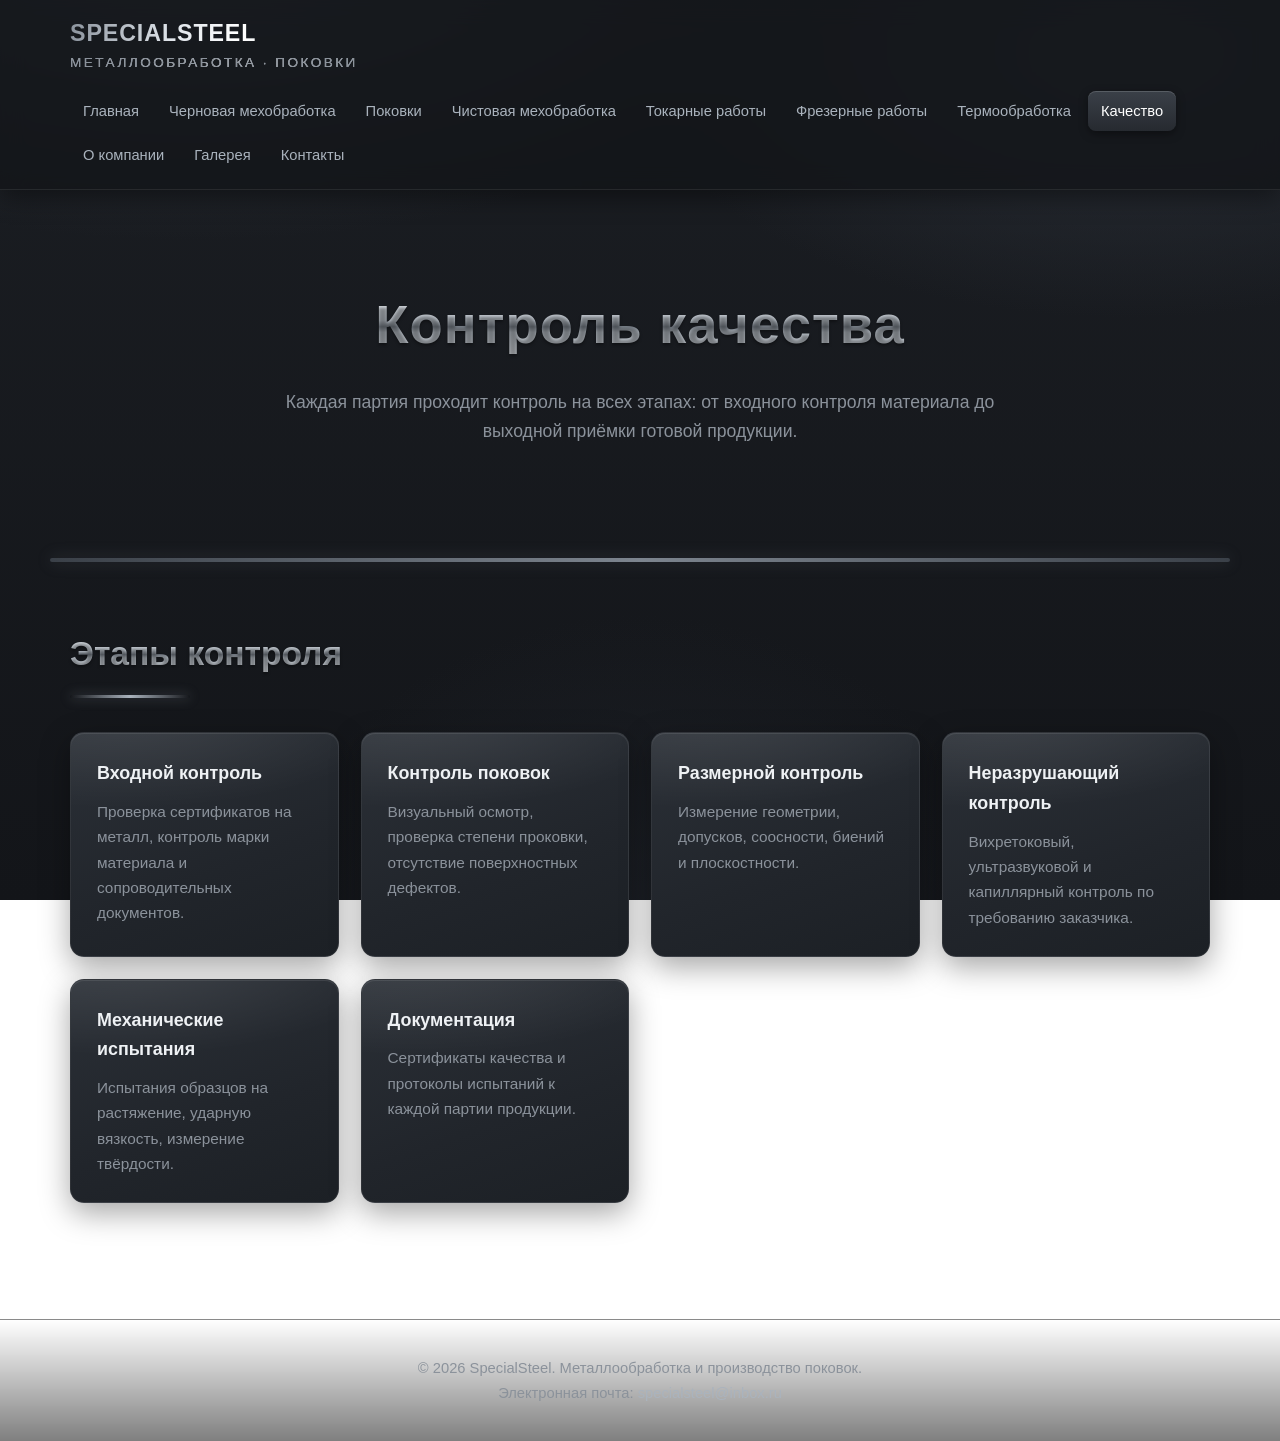
<file: quality.html>
<!DOCTYPE html>
<html lang="ru">
<head>
<meta charset="UTF-8">
<meta name="viewport" content="width=device-width, initial-scale=1.0">
<title>Контроль качества — SpecialSteel</title>
<link rel="stylesheet" href="style.css">
</head>
<body>

<header>
  <div class="top">
    <div class="logo">SPECIALSTEEL<span>МЕТАЛЛООБРАБОТКА · ПОКОВКИ</span></div>
    <nav>
      <ul>
        <li><a href="index.html">Главная</a></li>
        <li><a href="rough.html">Черновая мехобработка</a></li>
        <li><a href="forging.html">Поковки</a></li>
        <li><a href="finish.html">Чистовая мехобработка</a></li>
        <li><a href="turning.html">Токарные работы</a></li>
        <li><a href="milling.html">Фрезерные работы</a></li>
        <li><a href="heattreat.html">Термообработка</a></li>
        <li><a class="active" href="quality.html">Качество</a></li>
        <li><a href="about.html">О компании</a></li>
        <li><a href="gallery.html">Галерея</a></li>
        <li><a href="contacts.html">Контакты</a></li>
      </ul>
    </nav>
  </div>
</header>

<section class="hero">
  <h1>Контроль качества</h1>
  <p>Каждая партия проходит контроль на всех этапах: от входного контроля материала
     до выходной приёмки готовой продукции.</p>
</section>

<div class="bar"></div>

<section class="section">
  <h2>Этапы контроля</h2>
  <div class="grip"></div>
  <div class="cards">
    <div class="card"><h3>Входной контроль</h3><p>Проверка сертификатов на металл, контроль марки материала и сопроводительных документов.</p></div>
    <div class="card"><h3>Контроль поковок</h3><p>Визуальный осмотр, проверка степени проковки, отсутствие поверхностных дефектов.</p></div>
    <div class="card"><h3>Размерной контроль</h3><p>Измерение геометрии, допусков, соосности, биений и плоскостности.</p></div>
    <div class="card"><h3>Неразрушающий контроль</h3><p>Вихретоковый, ультразвуковой и капиллярный контроль по требованию заказчика.</p></div>
    <div class="card"><h3>Механические испытания</h3><p>Испытания образцов на растяжение, ударную вязкость, измерение твёрдости.</p></div>
    <div class="card"><h3>Документация</h3><p>Сертификаты качества и протоколы испытаний к каждой партии продукции.</p></div>
  </div>
</section>

<footer>
  <p>© 2026 SpecialSteel. Металлообработка и производство поковок.</p>
  <p>Электронная почта: <a href="mailto:specialsteel@inbox.ru">specialsteel@inbox.ru</a></p>
</footer>

</body>
</html>
</file>
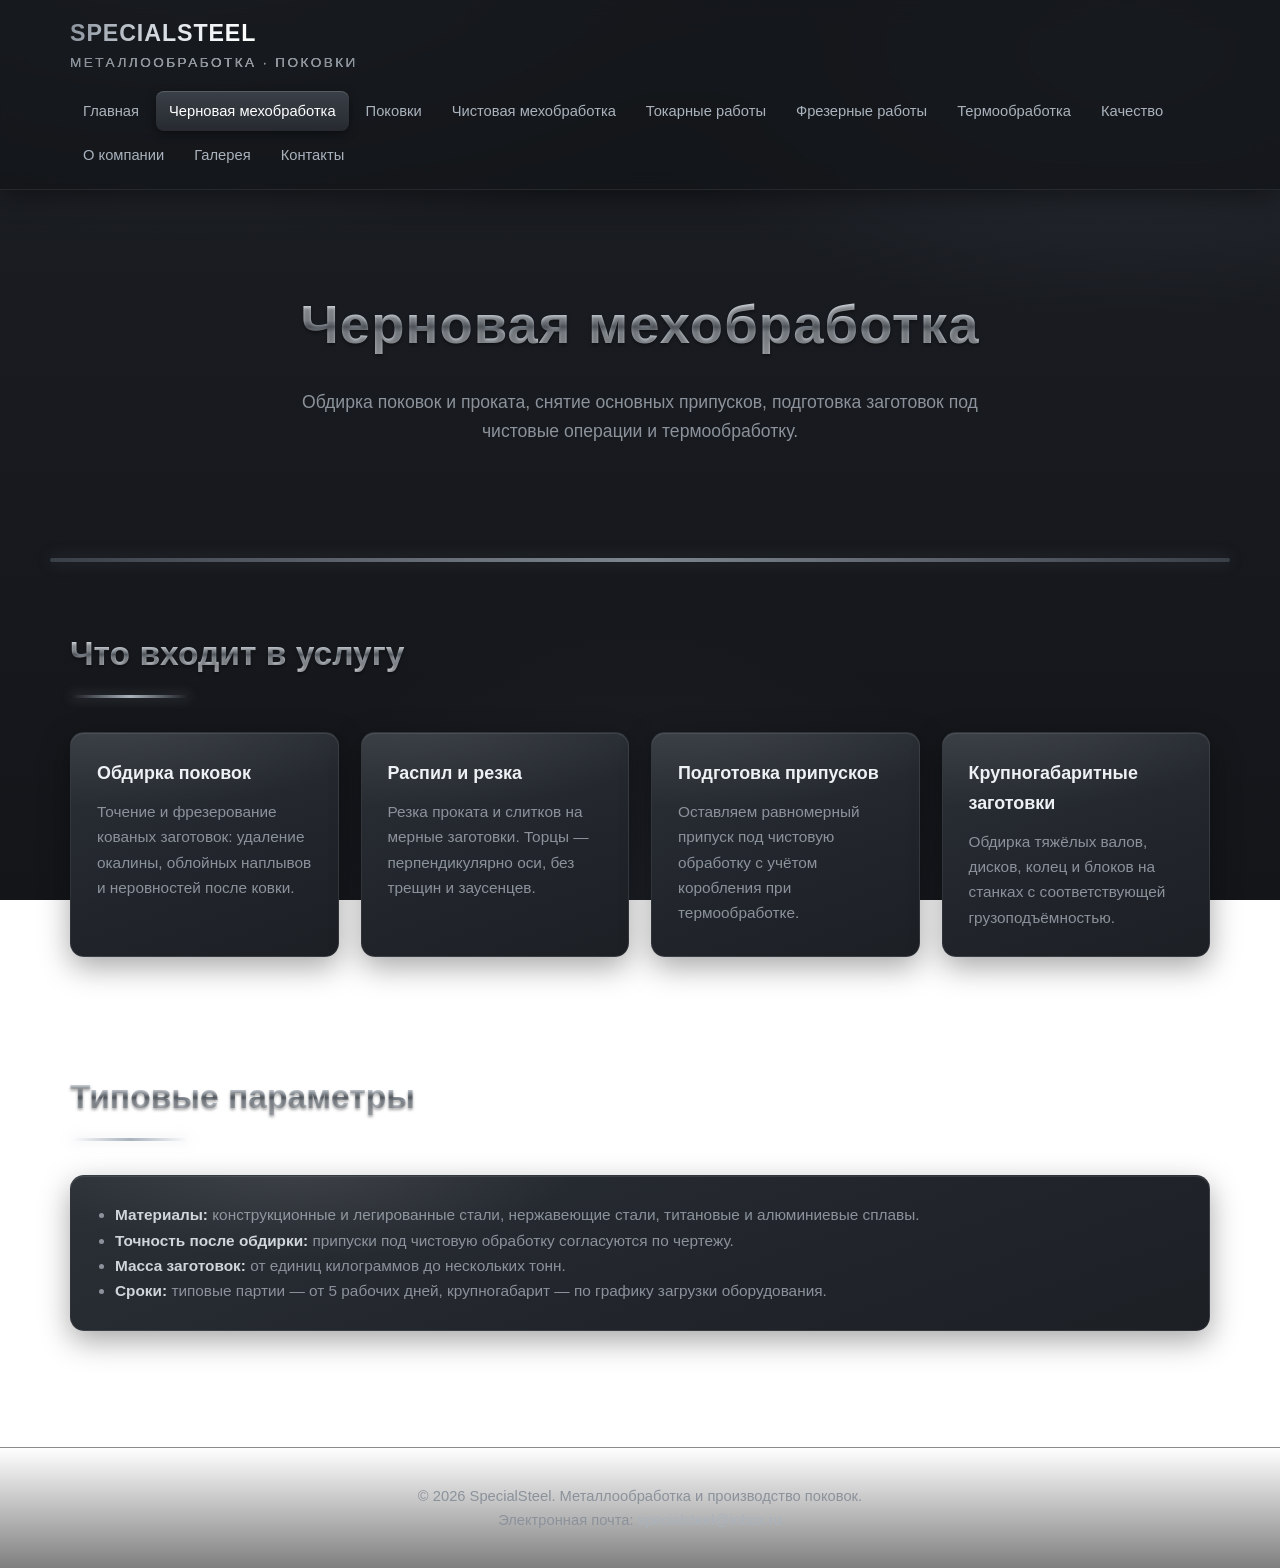
<file: rough.html>
<!DOCTYPE html>
<html lang="ru">
<head>
<meta charset="UTF-8">
<meta name="viewport" content="width=device-width, initial-scale=1.0">
<title>Черновая мехобработка — SpecialSteel</title>
<link rel="stylesheet" href="style.css">
</head>
<body>

<header>
  <div class="top">
    <div class="logo">SPECIALSTEEL<span>МЕТАЛЛООБРАБОТКА · ПОКОВКИ</span></div>
    <nav>
      <ul>
        <li><a href="index.html">Главная</a></li>
        <li><a class="active" href="rough.html">Черновая мехобработка</a></li>
        <li><a href="forging.html">Поковки</a></li>
        <li><a href="finish.html">Чистовая мехобработка</a></li>
        <li><a href="turning.html">Токарные работы</a></li>
        <li><a href="milling.html">Фрезерные работы</a></li>
        <li><a href="heattreat.html">Термообработка</a></li>
        <li><a href="quality.html">Качество</a></li>
        <li><a href="about.html">О компании</a></li>
        <li><a href="gallery.html">Галерея</a></li>
        <li><a href="contacts.html">Контакты</a></li>
      </ul>
    </nav>
  </div>
</header>

<section class="hero">
  <h1>Черновая мехобработка</h1>
  <p>Обдирка поковок и проката, снятие основных припусков, подготовка заготовок
     под чистовые операции и термообработку.</p>
</section>

<div class="bar"></div>

<section class="section">
  <h2>Что входит в услугу</h2>
  <div class="grip"></div>
  <div class="cards">
    <div class="card"><h3>Обдирка поковок</h3>
      <p>Точение и фрезерование кованых заготовок: удаление окалины, облойных наплывов и неровностей после ковки.</p></div>
    <div class="card"><h3>Распил и резка</h3>
      <p>Резка проката и слитков на мерные заготовки. Торцы — перпендикулярно оси, без трещин и заусенцев.</p></div>
    <div class="card"><h3>Подготовка припусков</h3>
      <p>Оставляем равномерный припуск под чистовую обработку с учётом коробления при термообработке.</p></div>
    <div class="card"><h3>Крупногабаритные заготовки</h3>
      <p>Обдирка тяжёлых валов, дисков, колец и блоков на станках с соответствующей грузоподъёмностью.</p></div>
  </div>
</section>

<section class="section">
  <h2>Типовые параметры</h2>
  <div class="grip"></div>
  <div class="card">
    <ul>
      <li><b>Материалы:</b> конструкционные и легированные стали, нержавеющие стали, титановые и алюминиевые сплавы.</li>
      <li><b>Точность после обдирки:</b> припуски под чистовую обработку согласуются по чертежу.</li>
      <li><b>Масса заготовок:</b> от единиц килограммов до нескольких тонн.</li>
      <li><b>Сроки:</b> типовые партии — от 5 рабочих дней, крупногабарит — по графику загрузки оборудования.</li>
    </ul>
  </div>
</section>

<footer>
  <p>© 2026 SpecialSteel. Металлообработка и производство поковок.</p>
  <p>Электронная почта: <a href="mailto:specialsteel@inbox.ru">specialsteel@inbox.ru</a></p>
</footer>

</body>
</html>
</file>
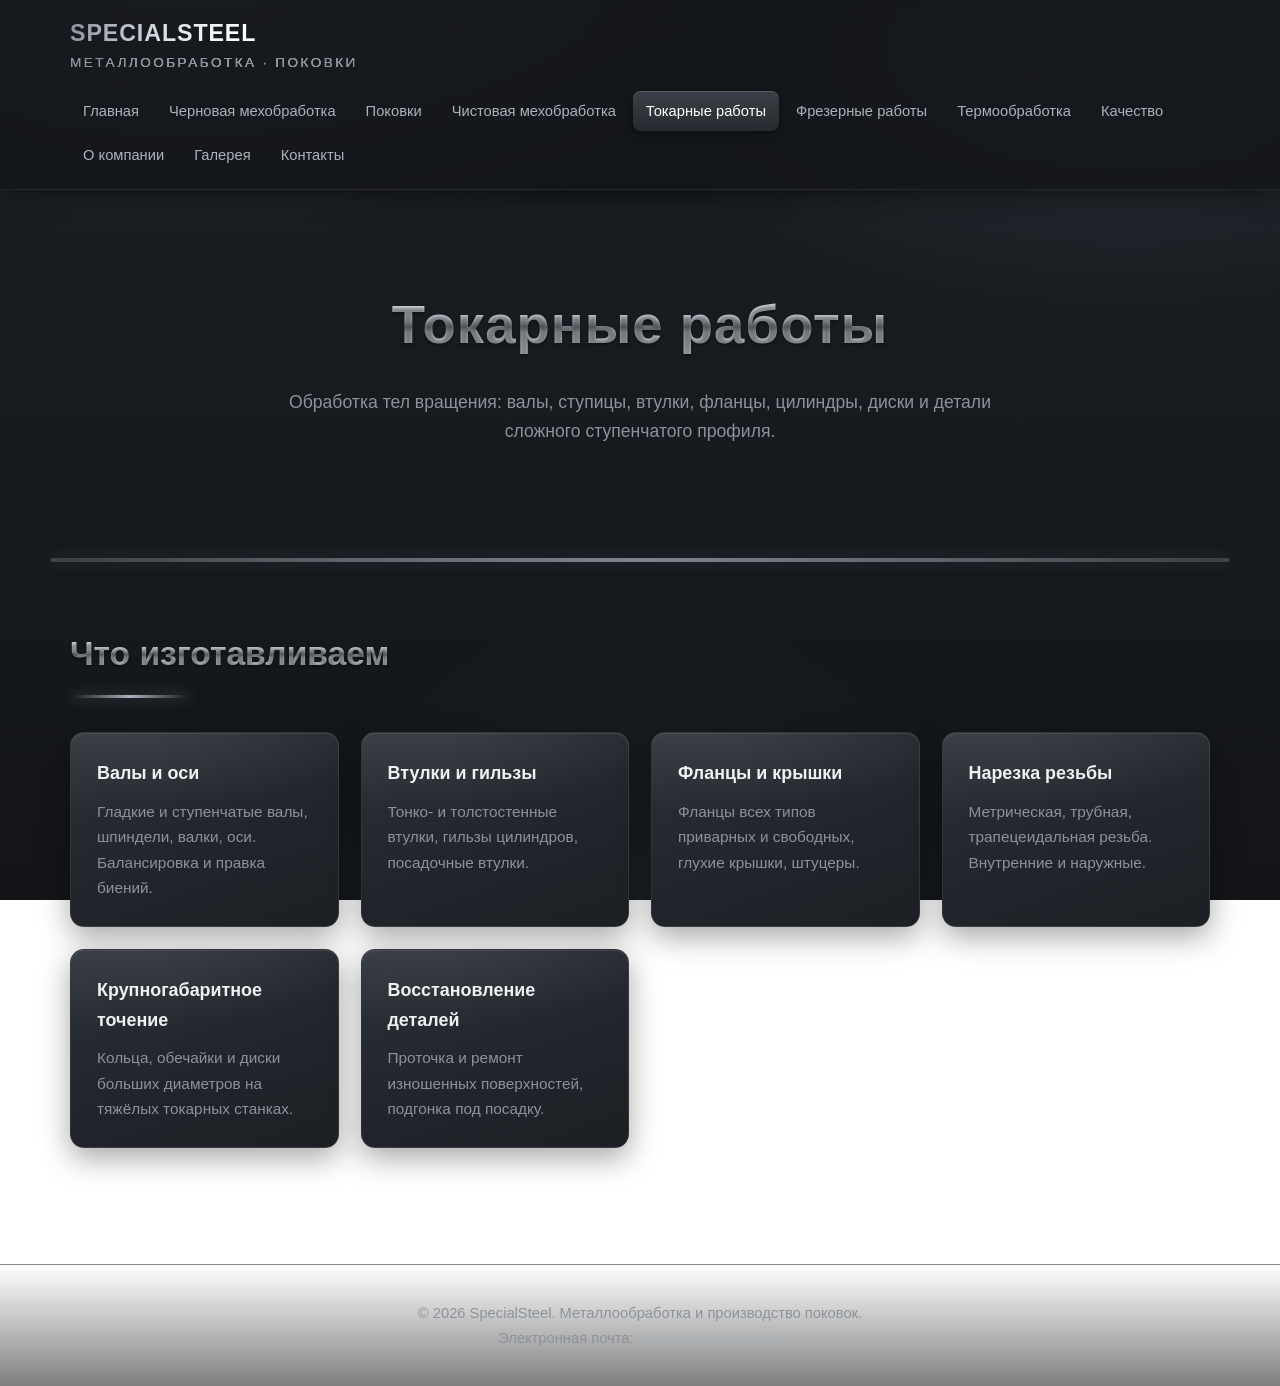
<file: turning.html>
<!DOCTYPE html>
<html lang="ru">
<head>
<meta charset="UTF-8">
<meta name="viewport" content="width=device-width, initial-scale=1.0">
<title>Токарные работы — SpecialSteel</title>
<link rel="stylesheet" href="style.css">
</head>
<body>

<header>
  <div class="top">
    <div class="logo">SPECIALSTEEL<span>МЕТАЛЛООБРАБОТКА · ПОКОВКИ</span></div>
    <nav>
      <ul>
        <li><a href="index.html">Главная</a></li>
        <li><a href="rough.html">Черновая мехобработка</a></li>
        <li><a href="forging.html">Поковки</a></li>
        <li><a href="finish.html">Чистовая мехобработка</a></li>
        <li><a class="active" href="turning.html">Токарные работы</a></li>
        <li><a href="milling.html">Фрезерные работы</a></li>
        <li><a href="heattreat.html">Термообработка</a></li>
        <li><a href="quality.html">Качество</a></li>
        <li><a href="about.html">О компании</a></li>
        <li><a href="gallery.html">Галерея</a></li>
        <li><a href="contacts.html">Контакты</a></li>
      </ul>
    </nav>
  </div>
</header>

<section class="hero">
  <h1>Токарные работы</h1>
  <p>Обработка тел вращения: валы, ступицы, втулки, фланцы, цилиндры,
     диски и детали сложного ступенчатого профиля.</p>
</section>

<div class="bar"></div>

<section class="section">
  <h2>Что изготавливаем</h2>
  <div class="grip"></div>
  <div class="cards">
    <div class="card"><h3>Валы и оси</h3><p>Гладкие и ступенчатые валы, шпиндели, валки, оси. Балансировка и правка биений.</p></div>
    <div class="card"><h3>Втулки и гильзы</h3><p>Тонко- и толстостенные втулки, гильзы цилиндров, посадочные втулки.</p></div>
    <div class="card"><h3>Фланцы и крышки</h3><p>Фланцы всех типов приварных и свободных, глухие крышки, штуцеры.</p></div>
    <div class="card"><h3>Нарезка резьбы</h3><p>Метрическая, трубная, трапецеидальная резьба. Внутренние и наружные.</p></div>
    <div class="card"><h3>Крупногабаритное точение</h3><p>Кольца, обечайки и диски больших диаметров на тяжёлых токарных станках.</p></div>
    <div class="card"><h3>Восстановление деталей</h3><p>Проточка и ремонт изношенных поверхностей, подгонка под посадку.</p></div>
  </div>
</section>

<footer>
  <p>© 2026 SpecialSteel. Металлообработка и производство поковок.</p>
  <p>Электронная почта: <a href="mailto:specialsteel@inbox.ru">specialsteel@inbox.ru</a></p>
</footer>

</body>
</html>
</file>
<file: style.css>
/* ===== SpecialSteel — глянцевый тёмно-серый металлик ===== */
*{margin:0;padding:0;box-sizing:border-box}
:root{
  --bg:#16181c; --panel:#22262c; --panel2:#1b1e23;
  --steel:#aab3bd; --text:#d8dce2; --muted:#8b929b;
  --line:rgba(255,255,255,.08); --accent:#7fb2d9;
}
html{scroll-behavior:smooth}
body{
  font-family:'Segoe UI',Roboto,Arial,sans-serif;
  color:var(--text); line-height:1.65; min-height:100vh;
  background:
    radial-gradient(1100px 520px at 15% -8%, #343a42 0%, transparent 60%),
    radial-gradient(900px 480px at 88% 6%, #2a2f37 0%, transparent 55%),
    radial-gradient(700px 700px at 50% 115%, #1f232a 0%, transparent 60%),
    linear-gradient(180deg,#1b1e23 0%,#131519 100%);
  background-attachment:fixed;
}
img{max-width:100%;display:block}
a{color:var(--accent);text-decoration:none}
a:hover{text-decoration:underline}

/* --- Шапка --- */
header{
  position:sticky;top:0;z-index:100;
  background:rgba(19,21,25,.82);
  backdrop-filter:blur(12px);
  border-bottom:1px solid var(--line);
  box-shadow:0 6px 24px rgba(0,0,0,.45);
}
.top{max-width:1180px;margin:0 auto;padding:14px 20px;
  display:flex;align-items:center;justify-content:space-between;gap:16px;flex-wrap:wrap}

/* --- Логотип с серебристым переливом и медленной вспышкой --- */
.logo{
  font-size:1.45rem;font-weight:800;letter-spacing:.04em;white-space:nowrap;
  /* Серебристый градиент: движущаяся яркая полоса-блик */
  background:linear-gradient(100deg,
    #8a929c 0%,
    #dfe4ea 12%,
    #ffffff 20%,
    #b9c0c8 32%,
    #6d747d 44%,
    #a9b1ba 54%,
    #ffffff 66%,
    #cfd5db 76%,
    #767d86 86%,
    #8a929c 100%);
  background-size:300% 100%;
  background-position:0% 50%;
  -webkit-background-clip:text;background-clip:text;color:transparent;

  /* Перелив блика по буквам */
  animation:silver-shine 7s linear infinite,
            silver-flash 7s ease-in-out infinite;
}
.logo span{
  font-weight:400;font-size:.85rem;letter-spacing:.18em;
  -webkit-text-fill-color:var(--muted);color:var(--muted);display:block
}

@keyframes silver-shine{
  0%   {background-position:0% 50%}
  100% {background-position:300% 50%}
}
@keyframes silver-flash{
  0%,100% {filter:drop-shadow(0 0 3px rgba(215,225,235,.25))}
  50%     {filter:drop-shadow(0 0 12px rgba(255,255,255,.8))
                  drop-shadow(0 0 26px rgba(190,200,215,.45))}
}

nav ul{display:flex;gap:4px;list-style:none;flex-wrap:wrap}
nav a{
  display:block;padding:8px 13px;border-radius:8px;font-size:.92rem;
  color:var(--steel);transition:.25s}
nav a:hover{
  color:#fff;background:linear-gradient(180deg,rgba(255,255,255,.10),rgba(255,255,255,.03));
  text-decoration:none;box-shadow:inset 0 1px 0 rgba(255,255,255,.12)}
nav a.active{
  color:#fff;
  background:linear-gradient(180deg,#3a4048,#262a30);
  box-shadow:inset 0 1px 0 rgba(255,255,255,.15),0 3px 10px rgba(0,0,0,.4)}

/* --- Металлический заголовок --- */
h1,h2{
  background:linear-gradient(180deg,#f4f6f8 0%,#b6bdc5 45%,#767d86 52%,#aeb5bd 58%,#e7eaee 100%);
  -webkit-background-clip:text;background-clip:text;color:transparent;
  text-shadow:0 2px 3px rgba(0,0,0,.35)}

/* --- Герой --- */
.hero{
  max-width:1180px;margin:0 auto;padding:90px 20px 70px;text-align:center}
.hero h1{font-size:clamp(2rem,5vw,3.4rem);letter-spacing:.02em;margin-bottom:18px}
.hero p{color:var(--muted);max-width:720px;margin:0 auto 34px;font-size:1.1rem}
.btn{
  display:inline-block;padding:14px 34px;border-radius:10px;font-weight:700;
  letter-spacing:.05em;color:#fff;
  background:linear-gradient(180deg,#4a525c 0%,#2b3037 48%,#1e2228 52%,#343a42 100%);
  border:1px solid rgba(255,255,255,.14);
  box-shadow:inset 0 1px 0 rgba(255,255,255,.22),0 8px 24px rgba(0,0,0,.5);
  transition:.25s}
.btn:hover{transform:translateY(-2px);box-shadow:inset 0 1px 0 rgba(255,255,255,.3),0 12px 32px rgba(0,0,0,.6);
  background:linear-gradient(180deg,#565f6a 0%,#333941 48%,#24282e 52%,#3d444d 100%)}

/* --- Секции и карточки --- */
.section{max-width:1180px;margin:0 auto;padding:56px 20px}
.section h2{font-size:clamp(1.5rem,3vw,2.1rem);margin-bottom:14px}
.section>p{color:var(--muted);max-width:820px;margin-bottom:30px}
.grip{height:3px;max-width:120px;margin-bottom:34px;border-radius:3px;
  background:linear-gradient(90deg,transparent,#aab3bd,transparent);
  box-shadow:0 0 12px rgba(170,180,190,.35)}
.cards{display:grid;grid-template-columns:repeat(auto-fit,minmax(260px,1fr));gap:22px}
.card{
  padding:26px;border-radius:14px;position:relative;overflow:hidden;
  background:linear-gradient(160deg,#2b3037 0%,#21252b 60%,#1c2025 100%);
  border:1px solid var(--line);
  box-shadow:inset 0 1px 0 rgba(255,255,255,.09),0 10px 30px rgba(0,0,0,.35);
  transition:.3s}
.card::before{
  content:"";position:absolute;inset:0;pointer-events:none;
  background:radial-gradient(400px 140px at 20% -10%,rgba(255,255,255,.10),transparent 70%)}
.card:hover{transform:translateY(-4px);border-color:rgba(255,255,255,.18);
  box-shadow:inset 0 1px 0 rgba(255,255,255,.14),0 18px 44px rgba(0,0,0,.5)}
.card h3{margin-bottom:10px;color:#eef1f4;font-size:1.12rem}
.card p,.card li{color:var(--muted);font-size:.96rem}
.card ul{padding-left:18px}
.card b{color:#cfd5db}

/* --- Металлическая планка-разделитель --- */
.bar{max-width:1180px;margin:8px auto;height:4px;border-radius:4px;
  background:linear-gradient(90deg,#3a4048,#7d858f 50%,#3a4048);
  box-shadow:0 0 16px rgba(150,160,170,.25)}

/* --- Таблица тоннажей --- */
table{width:100%;border-collapse:collapse;margin-top:10px;font-size:.95rem}
th{color:#eef1f4;text-align:left;padding:12px 14px;
  background:linear-gradient(180deg,#333941,#25292f);
  border-bottom:1px solid rgba(255,255,255,.18)}
td{padding:11px 14px;border-bottom:1px solid var(--line);color:var(--muted)}
tr:hover td{background:rgba(255,255,255,.03);color:var(--text)}

/* --- Форма --- */
form{max-width:620px;display:grid;gap:14px}
input,textarea{
  width:100%;padding:13px 15px;border-radius:10px;font:inherit;color:var(--text);
  background:linear-gradient(180deg,#1d2126,#171a1e);
  border:1px solid rgba(255,255,255,.12);
  box-shadow:inset 0 2px 6px rgba(0,0,0,.45)}
input:focus,textarea:focus{outline:none;border-color:var(--accent);
  box-shadow:inset 0 2px 6px rgba(0,0,0,.45),0 0 0 3px rgba(127,178,217,.15)}

/* --- Галерея-плейсхолдеры --- */
.gallery{display:grid;grid-template-columns:repeat(auto-fit,minmax(260px,1fr));gap:22px}
.tile{
  aspect-ratio:4/3;border-radius:14px;border:1px solid var(--line);
  background:linear-gradient(135deg,#343a42 0%,#23272d 45%,#1a1d22 100%);
  box-shadow:inset 0 1px 0 rgba(255,255,255,.1),0 10px 30px rgba(0,0,0,.35);
  display:flex;align-items:center;justify-content:center;
  color:var(--muted);font-size:.9rem;letter-spacing:.1em;text-transform:uppercase;
  transition:.3s;position:relative;overflow:hidden}
.tile::after{content:"";position:absolute;inset:0;
  background:radial-gradient(300px 120px at 30% 0%,rgba(255,255,255,.12),transparent 70%)}
.tile:hover{transform:scale(1.02)}

/* --- Подвал --- */
footer{margin-top:60px;padding:36px 20px;text-align:center;
  background:linear-gradient(180deg,rgba(0,0,0,0),rgba(0,0,0,.5));
  border-top:1px solid var(--line)}
footer p{color:var(--muted);font-size:.92rem}
footer a{color:var(--steel)}
@media(max-width:720px){
  .top{justify-content:center}
  nav ul{justify-content:center}
  .hero{padding:60px 16px 46px}
}


/* Раскалённая надпись SPECIALSTEEL */
.lava-brand {
  font-size: 2.2rem;
  font-weight: 800;
  letter-spacing: 6px;
  text-transform: uppercase;
  margin-bottom: 14px;

  /* Переливы расплавленного металла */
  background: linear-gradient(
    100deg,
    #3a0500 0%,
    #7a1a00 15%,
    #e63b00 30%,
    #ff8c1a 42%,
    #ffd54a 50%,
    #ff8c1a 58%,
    #e63b00 70%,
    #7a1a00 85%,
    #3a0500 100%
  );
  background-size: 300% 100%;

  -webkit-background-clip: text;
  background-clip: text;
  color: transparent;

  /* Тлеющее свечение вокруг букв */
  filter: drop-shadow(0 0 6px rgba(255, 80, 0, 0.7))
          drop-shadow(0 0 18px rgba(255, 140, 0, 0.4));

  animation: lava-flow 4s linear infinite;
}

@keyframes lava-flow {
  0%   { background-position: 0% 50%; }
  100% { background-position: 300% 50%; }
}
</file>
